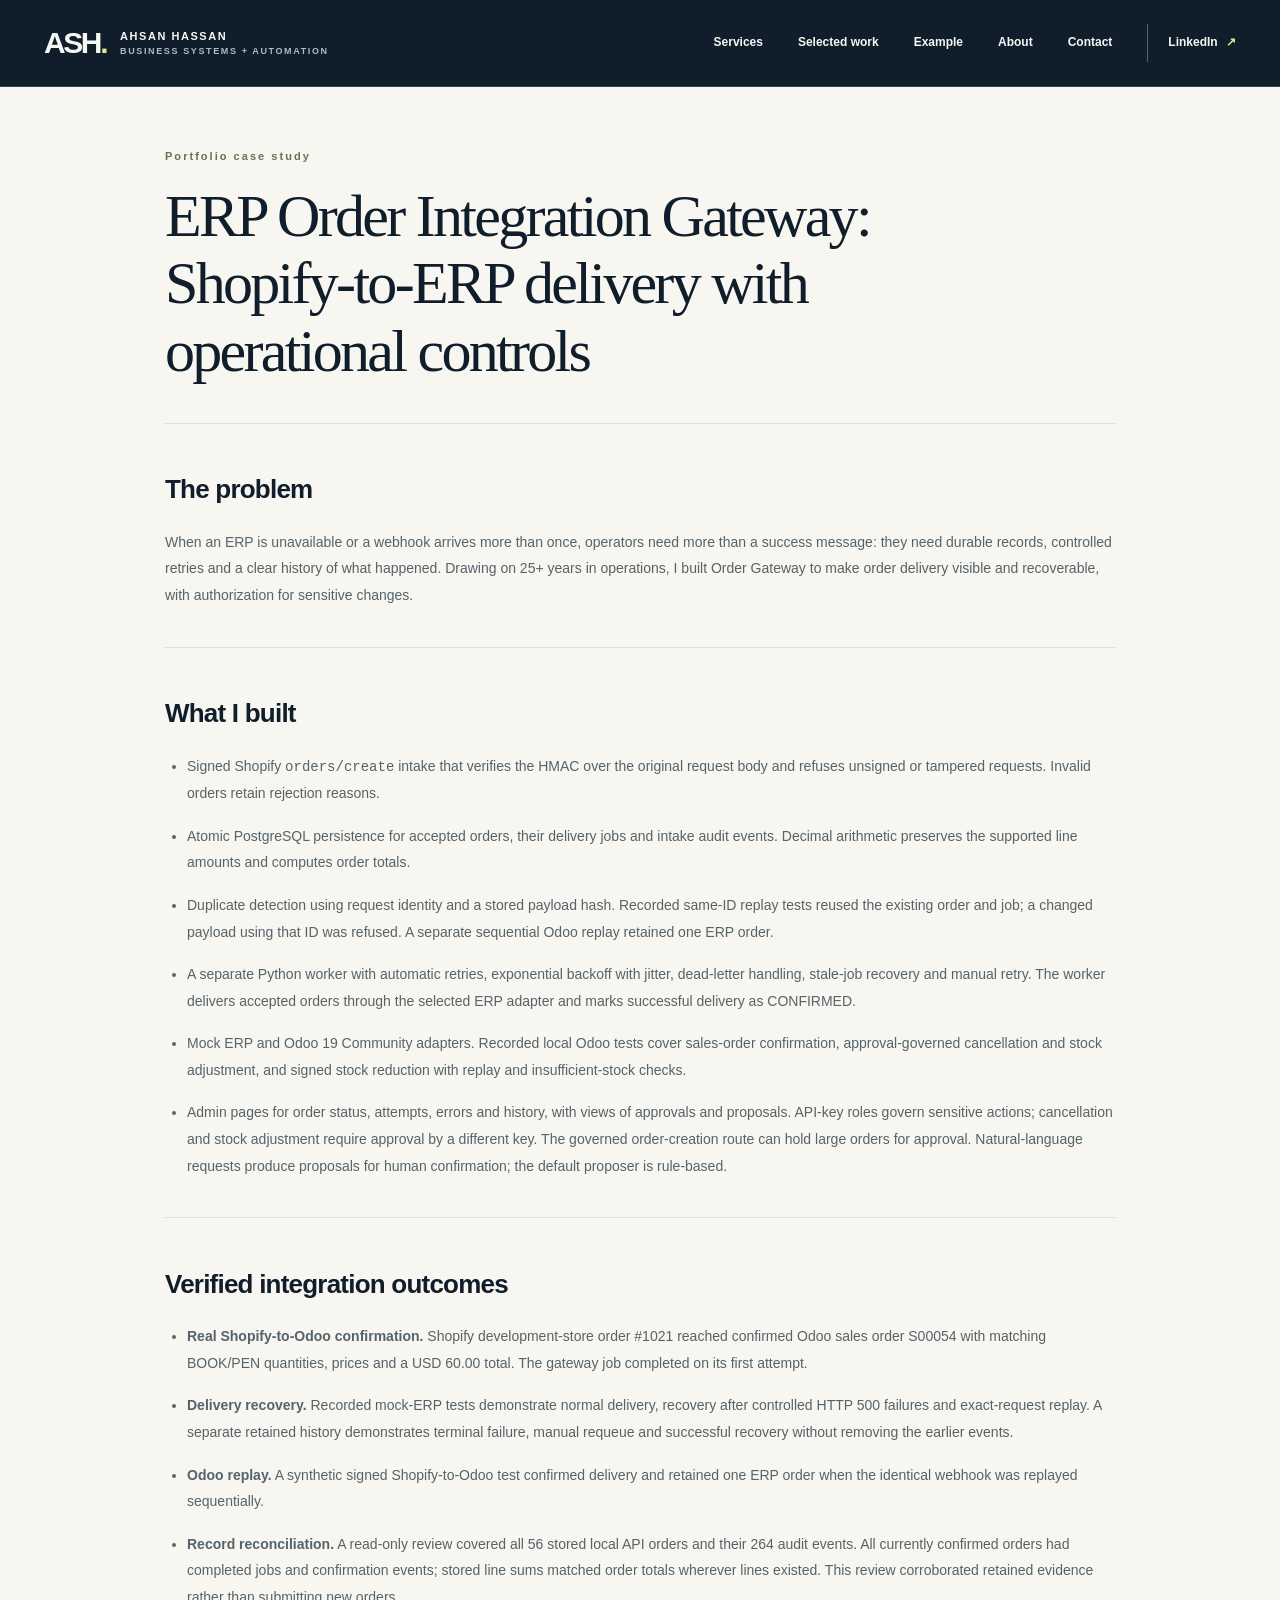
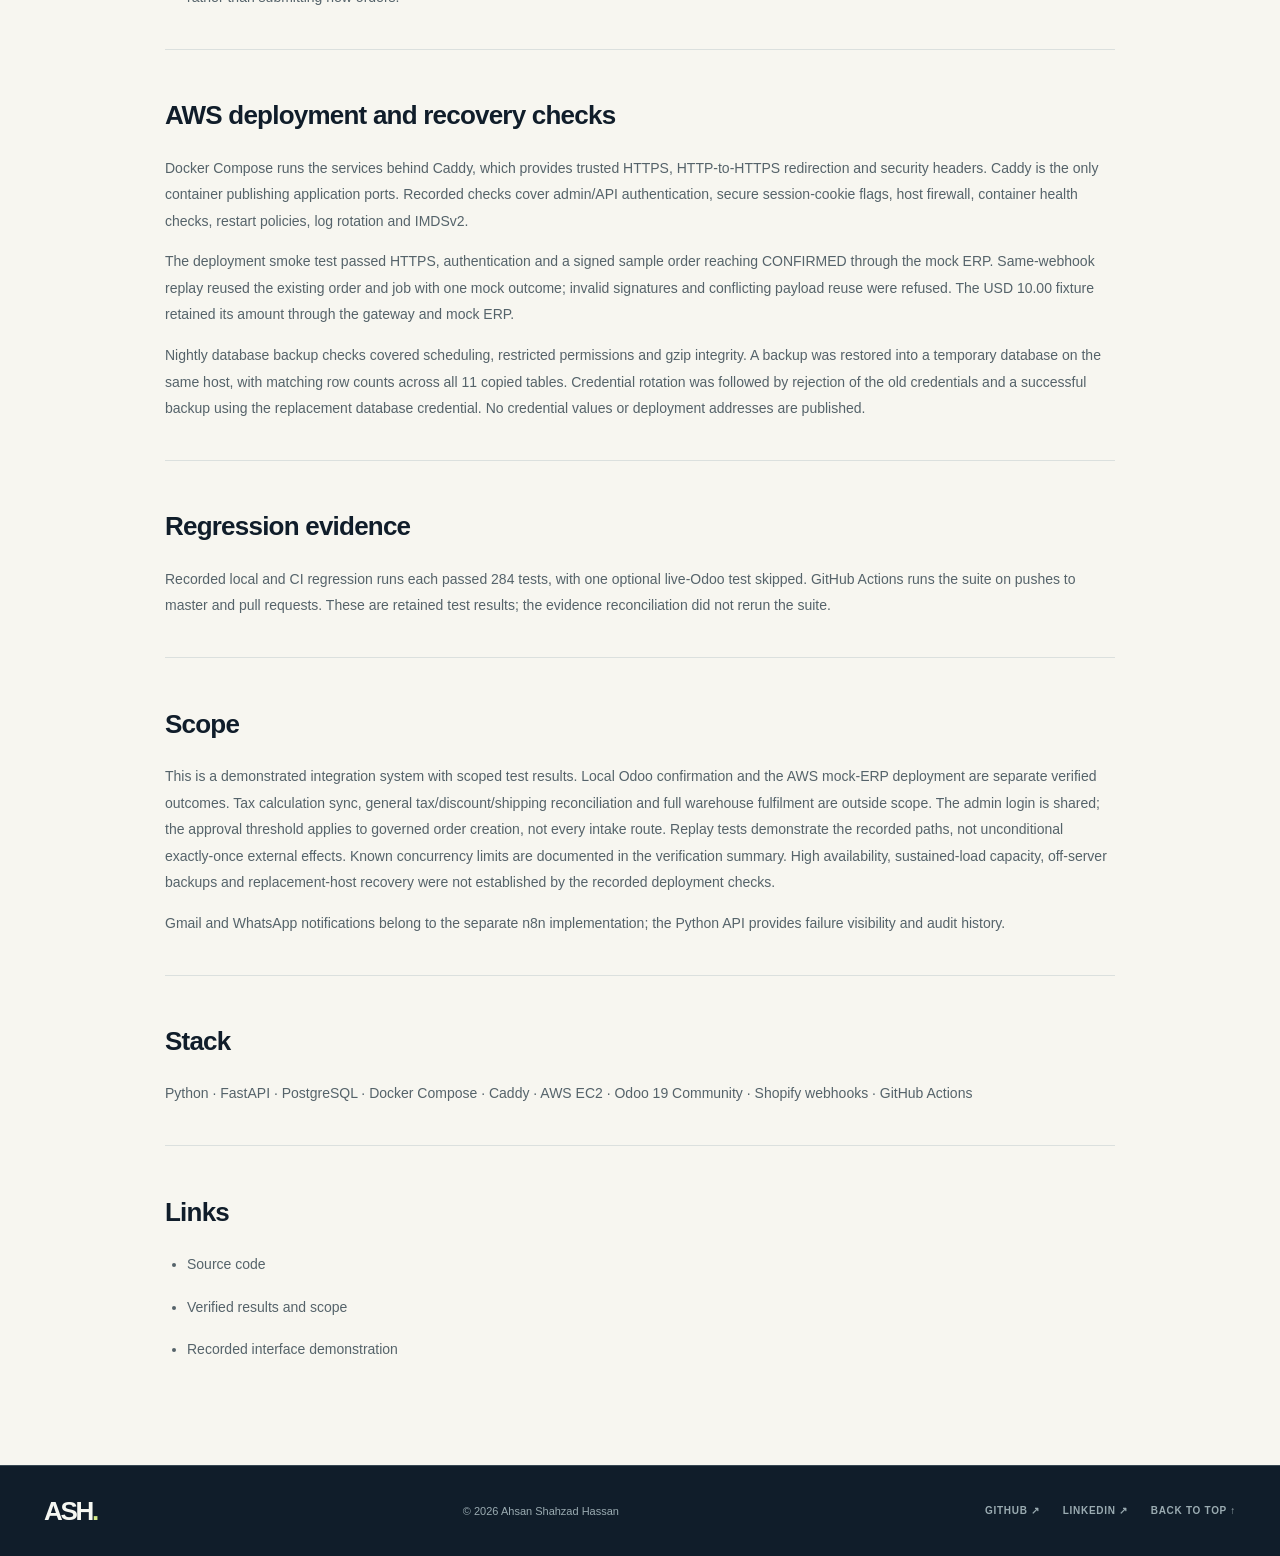
<file: order-gateway.html>
<!doctype html>
<html lang="en">
<head>
  <meta charset="utf-8">
  <meta name="viewport" content="width=device-width, initial-scale=1">
  <meta name="theme-color" content="#101d2a">
  <meta name="description" content="Shopify-to-ERP integration with signed webhooks, durable PostgreSQL delivery, governed actions, verified local Odoo confirmation and AWS deployment checks.">
  <title>ERP Order Integration Gateway | Ahsan Shahzad Hassan</title>
  <link rel="icon" type="image/svg+xml" href="assets/favicon.svg">
  <link rel="stylesheet" href="styles.css">
  <script src="script.js" defer></script>
  <style>
    .order-gateway-case .site-header{position:relative;background:var(--ink)}
    .order-gateway-case .detail-content{max-width:950px;padding-bottom:64px}
    .order-gateway-case .detail-section ul{padding-left:22px;color:#55636a;font-size:14px;line-height:1.9}
    .order-gateway-case .detail-section li+li{margin-top:16px}
    .order-gateway-case .detail-section a{overflow-wrap:anywhere}
    @media(max-width:1050px){.order-gateway-case .header-content{flex-wrap:wrap;padding-block:18px;gap:18px}.order-gateway-case .nav{gap:20px}}
    @media(max-width:760px){.order-gateway-case .header-content{flex-wrap:nowrap;padding-block:0;gap:12px}.order-gateway-case .nav{gap:0}}
  </style>
</head>
<body class="detail-page order-gateway-case">
  <a class="skip-link" href="#main">Skip to content</a>
  <header class="site-header" id="top">
    <div class="container header-content">
      <a class="brand" href="index.html#top" aria-label="Ahsan Shahzad Hassan, home"><span class="brand-mark">ASH<span class="brand-period">.</span></span><span class="brand-label">AHSAN HASSAN <small>BUSINESS SYSTEMS + AUTOMATION</small></span></a>
      <button class="menu-toggle" type="button" aria-expanded="false" aria-controls="primary-navigation" aria-label="Open navigation"><span></span><span></span><span></span></button>
      <nav id="primary-navigation" class="nav" aria-label="Primary navigation">
        <a href="index.html#services">Services</a><a href="index.html#work">Selected work</a><a href="index.html#case-study">Example</a><a href="index.html#about">About</a><a href="index.html#contact">Contact</a>
        <a class="nav-linkedin" href="https://www.linkedin.com/in/ahsan-shahzad-hassan/" target="_blank" rel="noopener noreferrer" aria-label="LinkedIn profile, opens in new tab">LinkedIn <span aria-hidden="true">↗</span></a>
      </nav>
    </div>
  </header>
  <main id="main" class="container detail-content">
    <article aria-labelledby="case-study-title">
<div class="detail-intro"><p class="section-kicker">Portfolio case study</p><h1 id="case-study-title">ERP Order Integration Gateway: Shopify-to-ERP delivery with operational controls</h1></div>
<section class="detail-section" aria-labelledby="the-problem-title"><h2 id="the-problem-title">The problem</h2>
<p>When an ERP is unavailable or a webhook arrives more than once, operators need more than a success message: they need durable records, controlled retries and a clear history of what happened. Drawing on 25+ years in operations, I built Order Gateway to make order delivery visible and recoverable, with authorization for sensitive changes.</p>
</section>
<section class="detail-section" aria-labelledby="what-i-built-title"><h2 id="what-i-built-title">What I built</h2>
<ul><li>Signed Shopify <code>orders/create</code> intake that verifies the HMAC over the original request body and refuses unsigned or tampered requests. Invalid orders retain rejection reasons.</li><li>Atomic PostgreSQL persistence for accepted orders, their delivery jobs and intake audit events. Decimal arithmetic preserves the supported line amounts and computes order totals.</li><li>Duplicate detection using request identity and a stored payload hash. Recorded same-ID replay tests reused the existing order and job; a changed payload using that ID was refused. A separate sequential Odoo replay retained one ERP order.</li><li>A separate Python worker with automatic retries, exponential backoff with jitter, dead-letter handling, stale-job recovery and manual retry. The worker delivers accepted orders through the selected ERP adapter and marks successful delivery as CONFIRMED.</li><li>Mock ERP and Odoo 19 Community adapters. Recorded local Odoo tests cover sales-order confirmation, approval-governed cancellation and stock adjustment, and signed stock reduction with replay and insufficient-stock checks.</li><li>Admin pages for order status, attempts, errors and history, with views of approvals and proposals. API-key roles govern sensitive actions; cancellation and stock adjustment require approval by a different key. The governed order-creation route can hold large orders for approval. Natural-language requests produce proposals for human confirmation; the default proposer is rule-based.</li></ul>
</section>
<section class="detail-section" aria-labelledby="verified-integration-outcomes-title"><h2 id="verified-integration-outcomes-title">Verified integration outcomes</h2>
<ul><li><strong>Real Shopify-to-Odoo confirmation.</strong> Shopify development-store order #1021 reached confirmed Odoo sales order S00054 with matching BOOK/PEN quantities, prices and a USD 60.00 total. The gateway job completed on its first attempt.</li><li><strong>Delivery recovery.</strong> Recorded mock-ERP tests demonstrate normal delivery, recovery after controlled HTTP 500 failures and exact-request replay. A separate retained history demonstrates terminal failure, manual requeue and successful recovery without removing the earlier events.</li><li><strong>Odoo replay.</strong> A synthetic signed Shopify-to-Odoo test confirmed delivery and retained one ERP order when the identical webhook was replayed sequentially.</li><li><strong>Record reconciliation.</strong> A read-only review covered all 56 stored local API orders and their 264 audit events. All currently confirmed orders had completed jobs and confirmation events; stored line sums matched order totals wherever lines existed. This review corroborated retained evidence rather than submitting new orders.</li></ul>
</section>
<section class="detail-section" aria-labelledby="aws-deployment-and-recovery-checks-title"><h2 id="aws-deployment-and-recovery-checks-title">AWS deployment and recovery checks</h2>
<p>Docker Compose runs the services behind Caddy, which provides trusted HTTPS, HTTP-to-HTTPS redirection and security headers. Caddy is the only container publishing application ports. Recorded checks cover admin/API authentication, secure session-cookie flags, host firewall, container health checks, restart policies, log rotation and IMDSv2.</p>
<p>The deployment smoke test passed HTTPS, authentication and a signed sample order reaching CONFIRMED through the mock ERP. Same-webhook replay reused the existing order and job with one mock outcome; invalid signatures and conflicting payload reuse were refused. The USD 10.00 fixture retained its amount through the gateway and mock ERP.</p>
<p>Nightly database backup checks covered scheduling, restricted permissions and gzip integrity. A backup was restored into a temporary database on the same host, with matching row counts across all 11 copied tables. Credential rotation was followed by rejection of the old credentials and a successful backup using the replacement database credential. No credential values or deployment addresses are published.</p>
</section>
<section class="detail-section" aria-labelledby="regression-evidence-title"><h2 id="regression-evidence-title">Regression evidence</h2>
<p>Recorded local and CI regression runs each passed 284 tests, with one optional live-Odoo test skipped. GitHub Actions runs the suite on pushes to master and pull requests. These are retained test results; the evidence reconciliation did not rerun the suite.</p>
</section>
<section class="detail-section" aria-labelledby="scope-title"><h2 id="scope-title">Scope</h2>
<p>This is a demonstrated integration system with scoped test results. Local Odoo confirmation and the AWS mock-ERP deployment are separate verified outcomes. Tax calculation sync, general tax/discount/shipping reconciliation and full warehouse fulfilment are outside scope. The admin login is shared; the approval threshold applies to governed order creation, not every intake route. Replay tests demonstrate the recorded paths, not unconditional exactly-once external effects. Known concurrency limits are documented in the verification summary. High availability, sustained-load capacity, off-server backups and replacement-host recovery were not established by the recorded deployment checks.</p>
<p>Gmail and WhatsApp notifications belong to the separate n8n implementation; the Python API provides failure visibility and audit history.</p>
</section>
<section class="detail-section" aria-labelledby="stack-title"><h2 id="stack-title">Stack</h2>
<p>Python · FastAPI · PostgreSQL · Docker Compose · Caddy · AWS EC2 · Odoo 19 Community · Shopify webhooks · GitHub Actions</p>
</section>
<section class="detail-section" aria-labelledby="links-title"><h2 id="links-title">Links</h2>
<ul><li><a href="https://github.com/mediads786/order-gateway" target="_blank" rel="noopener noreferrer">Source code</a></li><li><a href="https://github.com/mediads786/order-gateway/blob/master/docs/verification-summary.md" target="_blank" rel="noopener noreferrer">Verified results and scope</a></li><li><a href="projects/order-gateway-api.html">Recorded interface demonstration</a></li></ul>
</section>

    </article>
  </main>
  <footer class="site-footer"><div class="container footer-content"><a class="footer-brand" href="index.html#top">ASH<span>.</span></a><span>© <span id="year">2026</span> Ahsan Shahzad Hassan</span><div><a href="https://github.com/mediads786" target="_blank" rel="noopener noreferrer">GITHUB ↗</a><a href="https://www.linkedin.com/in/ahsan-shahzad-hassan/" target="_blank" rel="noopener noreferrer">LINKEDIN ↗</a><a href="#top">BACK TO TOP ↑</a></div></div></footer>
</body>
</html>
</file>
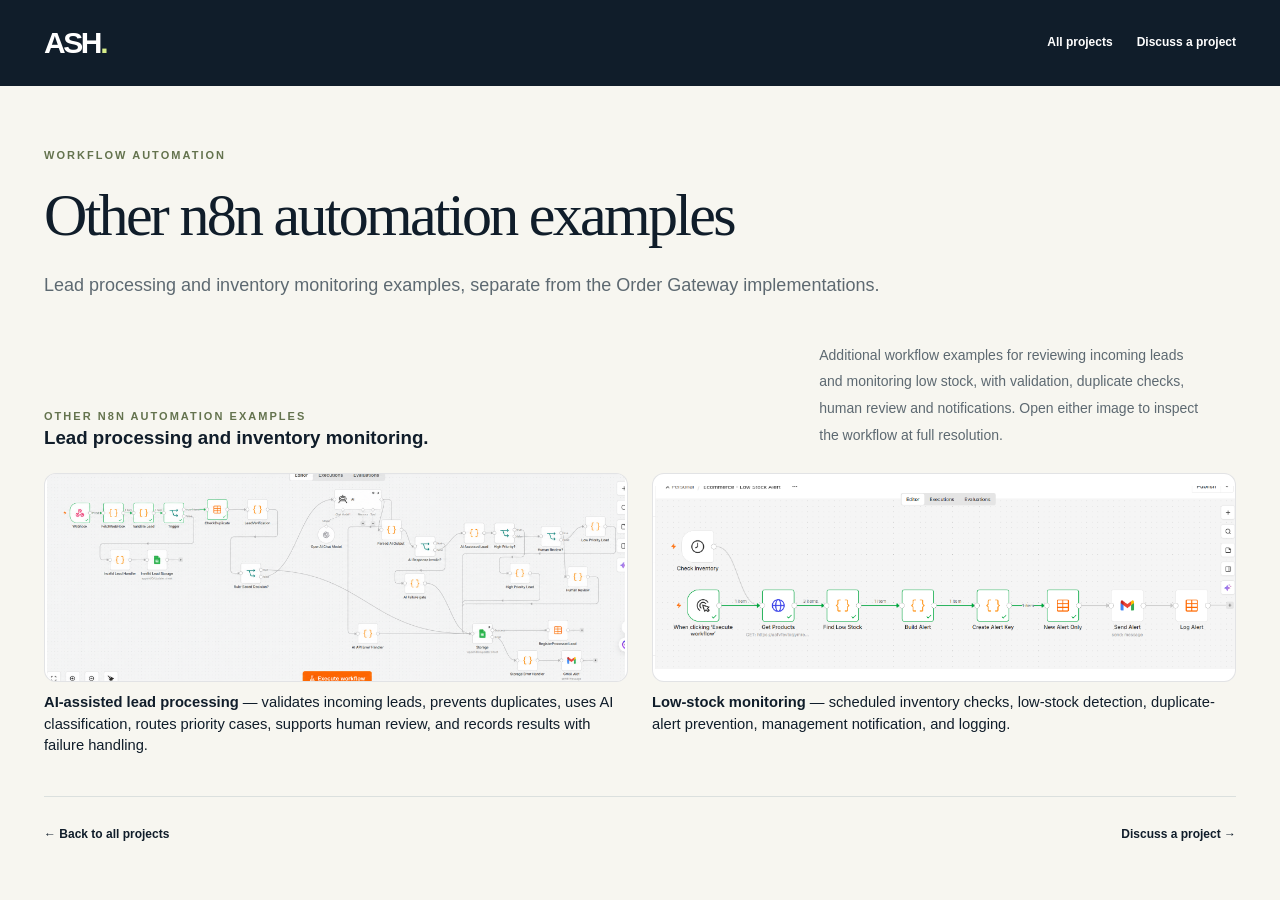
<file: projects/automation-examples.html>
<!doctype html>
<html lang="en"><head><meta charset="utf-8"><meta name="viewport" content="width=device-width,initial-scale=1"><meta name="theme-color" content="#101d2a"><meta name="description" content="Lead processing and inventory monitoring examples, separate from the Order Gateway implementations."><title>Other n8n automation examples | Ahsan Hassan</title><link rel="icon" href="../assets/favicon.svg" type="image/svg+xml"><link rel="stylesheet" href="../styles.css"></head>
<body class="detail-page"><a class="skip-link" href="#main">Skip to content</a><header class="detail-header"><div class="container header-content"><a class="brand" href="../index.html#work" aria-label="Ahsan Hassan portfolio"><span class="brand-mark">ASH<span class="brand-period">.</span></span></a><nav aria-label="Project navigation"><a href="../index.html#work">All projects</a><a href="../index.html#contact">Discuss a project</a></nav></div></header>
<main id="main" class="container detail-content"><div class="detail-intro"><p class="section-kicker">WORKFLOW AUTOMATION</p><h1>Other n8n automation examples</h1><p class="detail-lead">Lead processing and inventory monitoring examples, separate from the Order Gateway implementations.</p></div>        <div class="automation-proof" style="margin-top:2.5rem;">
          <div class="section-heading" style="margin-bottom:1.25rem;">
            <div>
              <p class="section-kicker">OTHER N8N AUTOMATION EXAMPLES</p>
              <h3 style="margin:0;">Lead processing and inventory monitoring.</h3>
            </div>
            <p class="section-intro">Additional workflow examples for reviewing incoming leads and monitoring low stock, with validation, duplicate checks, human review and notifications. Open either image to inspect the workflow at full resolution.</p>
          </div>

          <div class="automation-gallery">
            <figure style="margin:0;">
              <a class="automation-image" href="../assets/n8n-ai-lead-processing-clean.png" target="_blank" rel="noopener noreferrer" aria-label="Open AI-assisted lead processing workflow at full resolution in a new tab">
                <img src="../assets/n8n-ai-lead-processing-clean.png" alt="n8n AI-assisted lead processing workflow with validation, duplicate checking, AI assessment, priority routing, human review, storage and notifications" loading="lazy">
              </a>
              <figcaption style="margin-top:.65rem;font-size:.92rem;line-height:1.45;"><strong>AI-assisted lead processing</strong> — validates incoming leads, prevents duplicates, uses AI classification, routes priority cases, supports human review, and records results with failure handling.</figcaption>
            </figure>

            <figure style="margin:0;">
              <a class="automation-image" href="../assets/n8n-low-stock-alert-clean.png" target="_blank" rel="noopener noreferrer" aria-label="Open low-stock monitoring workflow at full resolution in a new tab">
                <img src="../assets/n8n-low-stock-alert-clean.png" alt="n8n ecommerce low-stock monitoring workflow with duplicate alert prevention, email notification and logging" loading="lazy">
              </a>
              <figcaption style="margin-top:.65rem;font-size:.92rem;line-height:1.45;"><strong>Low-stock monitoring</strong> — scheduled inventory checks, low-stock detection, duplicate-alert prevention, management notification, and logging.</figcaption>
            </figure>
          </div>
        </div>

</main><footer class="detail-footer container"><a href="../index.html#work">← Back to all projects</a><a href="../index.html#contact">Discuss a project →</a></footer></body></html>
</file>
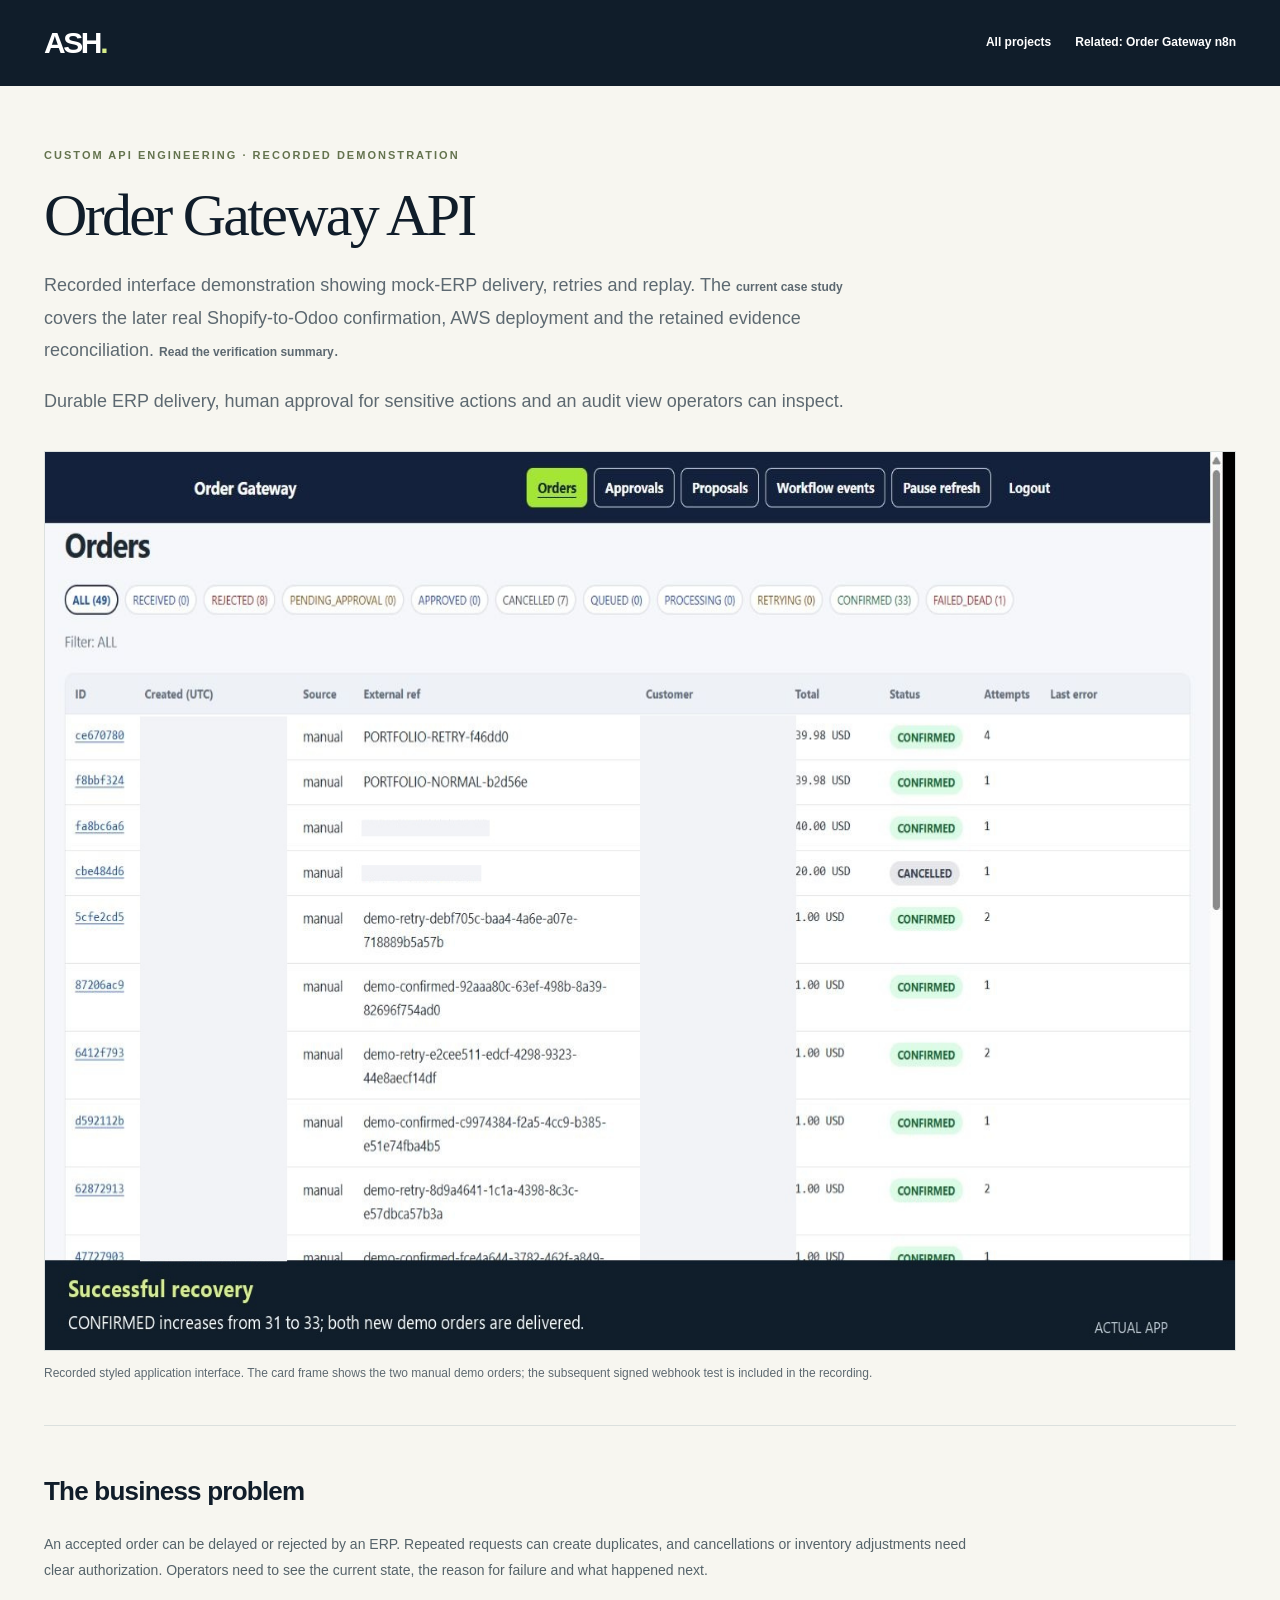
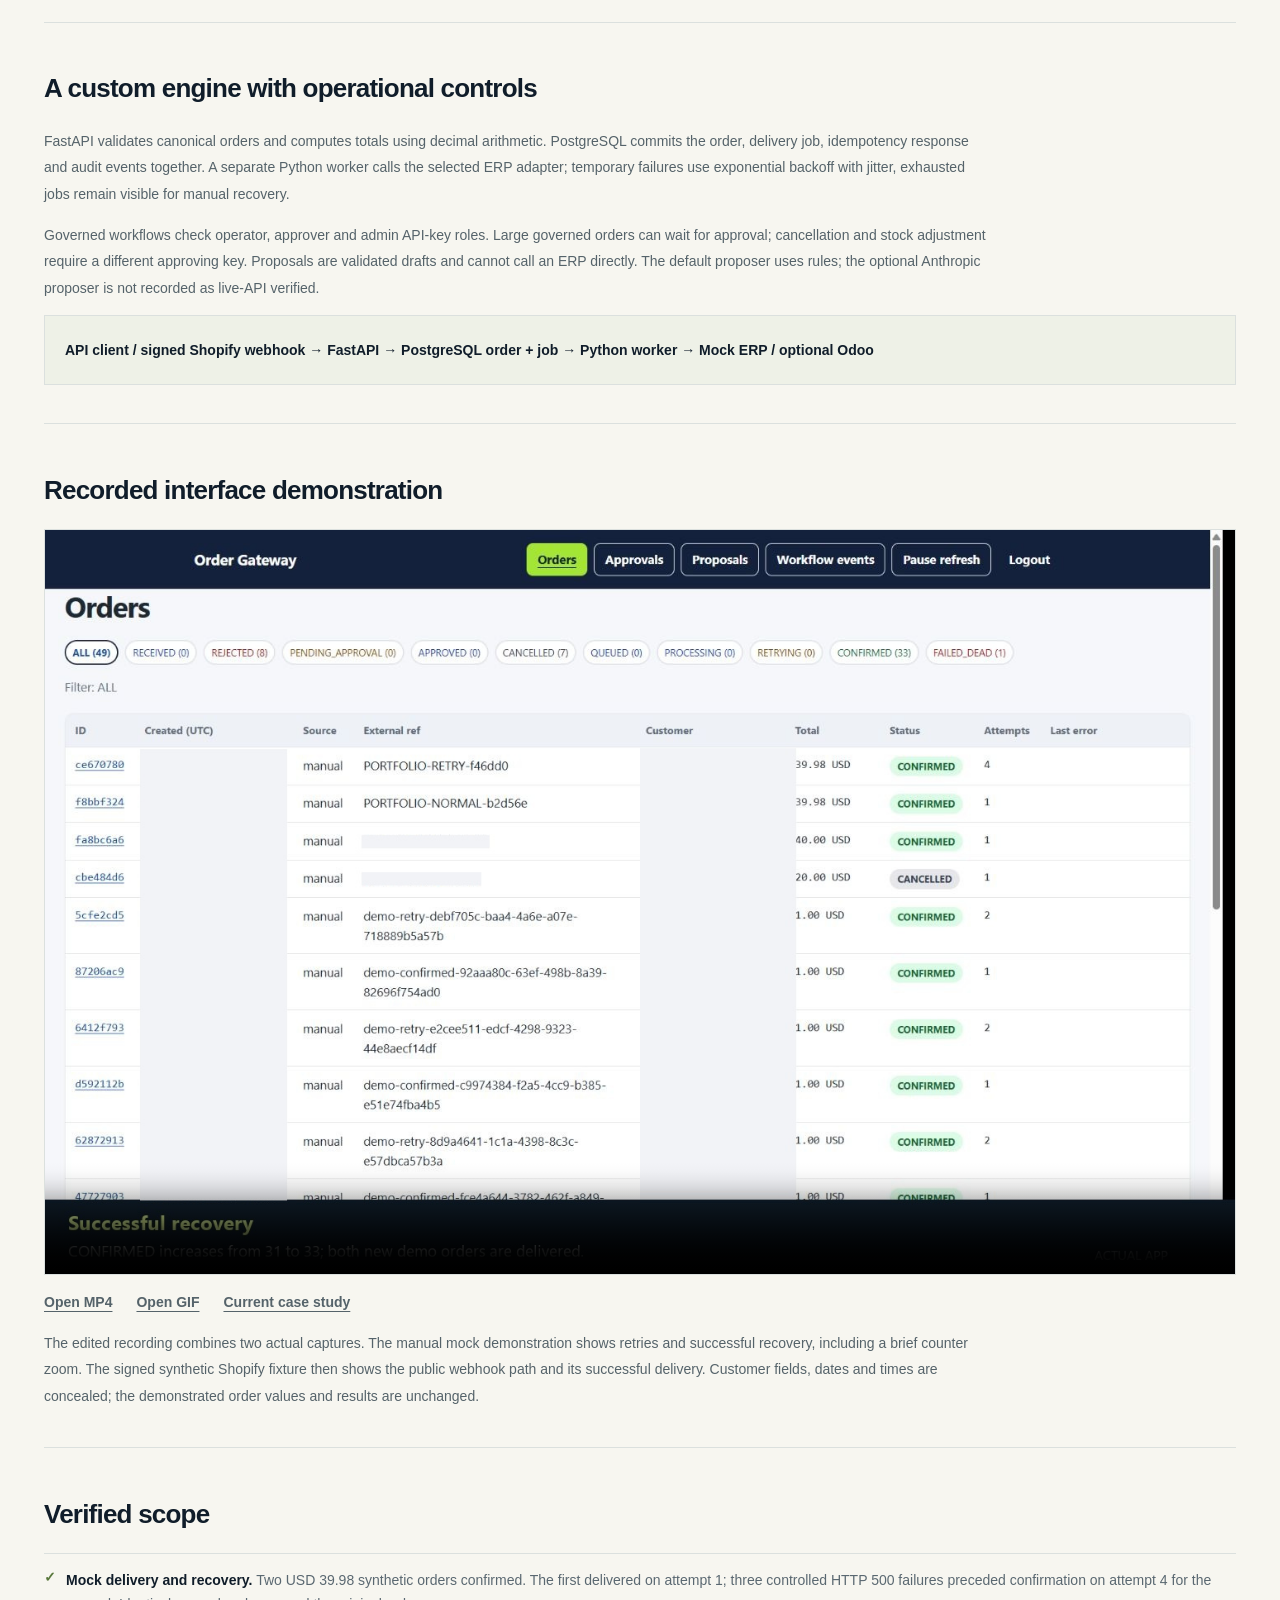
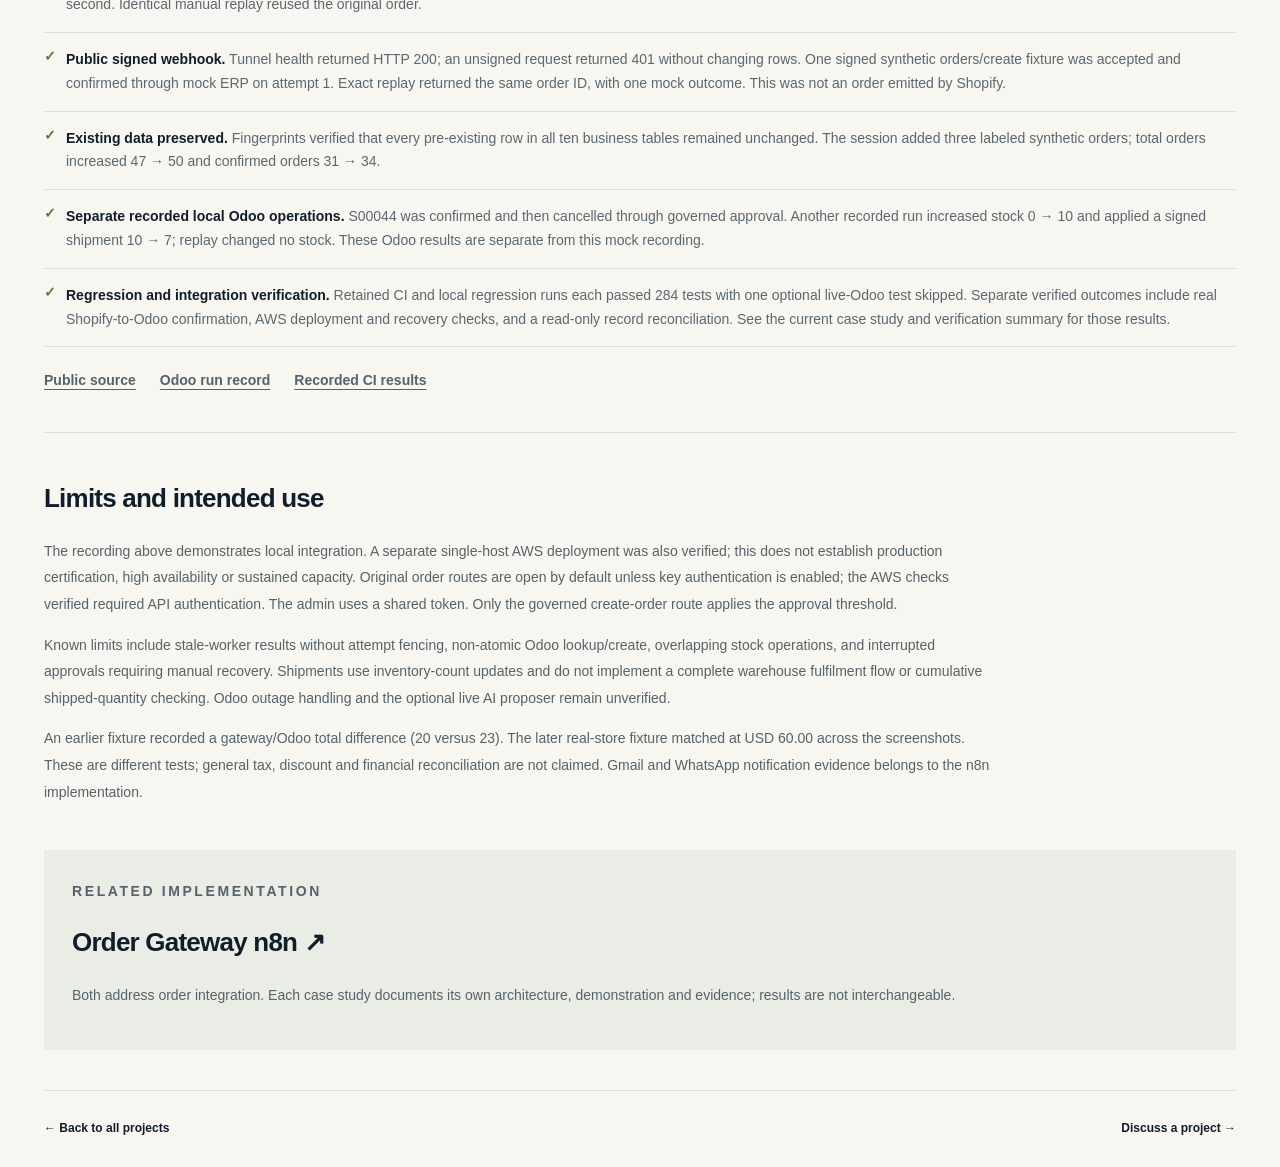
<file: projects/order-gateway-api.html>
<!doctype html>
<html lang="en"><head><meta charset="utf-8"><meta name="viewport" content="width=device-width,initial-scale=1"><meta name="theme-color" content="#101d2a"><meta name="description" content="Durable ERP delivery, human approval for sensitive actions and an audit view operators can inspect."><title>Order Gateway API | Ahsan Hassan</title><link rel="icon" href="../assets/favicon.svg" type="image/svg+xml"><link rel="stylesheet" href="../styles.css"></head>
<body class="detail-page"><a class="skip-link" href="#main">Skip to content</a><header class="detail-header"><div class="container header-content"><a class="brand" href="../index.html#work" aria-label="Ahsan Hassan portfolio"><span class="brand-mark">ASH<span class="brand-period">.</span></span></a><nav aria-label="Case study navigation"><a href="../index.html#work">All projects</a><a href="order-gateway-n8n.html">Related: Order Gateway n8n</a></nav></div></header>
<main id="main" class="container detail-content"><div class="detail-intro"><p class="section-kicker">CUSTOM API ENGINEERING · RECORDED DEMONSTRATION</p><h1>Order Gateway API</h1><p class="detail-lead">Recorded interface demonstration showing mock-ERP delivery, retries and replay. The <a class="text-link" href="../order-gateway.html">current case study</a> covers the later real Shopify-to-Odoo confirmation, AWS deployment and the retained evidence reconciliation. <a class="text-link" href="https://github.com/mediads786/order-gateway/blob/master/docs/verification-summary.md">Read the verification summary</a>.</p><p class="detail-lead">Durable ERP delivery, human approval for sensitive actions and an audit view operators can inspect.</p></div><figure class="detail-media"><a href="../assets/order-gateway-api-card.jpg" target="_blank" rel="noopener noreferrer"><img src="../assets/order-gateway-api-card.jpg" width="1440" height="900" alt="Actual styled API interface and confirmed synthetic mock deliveries, with customer information concealed."></a><figcaption>Recorded styled application interface. The card frame shows the two manual demo orders; the subsequent signed webhook test is included in the recording.</figcaption></figure>
<section class="detail-section"><h2>The business problem</h2><p>An accepted order can be delayed or rejected by an ERP. Repeated requests can create duplicates, and cancellations or inventory adjustments need clear authorization. Operators need to see the current state, the reason for failure and what happened next.</p></section>
<section class="detail-section"><h2>A custom engine with operational controls</h2><p>FastAPI validates canonical orders and computes totals using decimal arithmetic. PostgreSQL commits the order, delivery job, idempotency response and audit events together. A separate Python worker calls the selected ERP adapter; temporary failures use exponential backoff with jitter, exhausted jobs remain visible for manual recovery.</p><p>Governed workflows check operator, approver and admin API-key roles. Large governed orders can wait for approval; cancellation and stock adjustment require a different approving key. Proposals are validated drafts and cannot call an ERP directly. The default proposer uses rules; the optional Anthropic proposer is not recorded as live-API verified.</p><div class="architecture-path" aria-label="API architecture">API client / signed Shopify webhook → FastAPI → PostgreSQL order + job → Python worker → Mock ERP / optional Odoo</div></section>
<section class="detail-section"><h2>Recorded interface demonstration</h2><video controls playsinline preload="none" poster="../assets/order-gateway-api-card.jpg" aria-label="Recorded Order Gateway API demonstration"><source src="../assets/order-gateway-api-current-demo.mp4" type="video/mp4">Your browser does not support this video. Use the download links below.</video><p class="media-links"><a href="../assets/order-gateway-api-current-demo.mp4">Open MP4</a><a href="../assets/order-gateway-api-current-demo.gif">Open GIF</a><a href="../order-gateway.html">Current case study</a></p><p>The edited recording combines two actual captures. The manual mock demonstration shows retries and successful recovery, including a brief counter zoom. The signed synthetic Shopify fixture then shows the public webhook path and its successful delivery. Customer fields, dates and times are concealed; the demonstrated order values and results are unchanged.</p></section>
<section class="detail-section"><h2>Verified scope</h2><ul class="project-evidence"><li><strong>Mock delivery and recovery.</strong> Two USD 39.98 synthetic orders confirmed. The first delivered on attempt 1; three controlled HTTP 500 failures preceded confirmation on attempt 4 for the second. Identical manual replay reused the original order.</li><li><strong>Public signed webhook.</strong> Tunnel health returned HTTP 200; an unsigned request returned 401 without changing rows. One signed synthetic orders/create fixture was accepted and confirmed through mock ERP on attempt 1. Exact replay returned the same order ID, with one mock outcome. This was not an order emitted by Shopify.</li><li><strong>Existing data preserved.</strong> Fingerprints verified that every pre-existing row in all ten business tables remained unchanged. The session added three labeled synthetic orders; total orders increased 47 → 50 and confirmed orders 31 → 34.</li><li><strong>Separate recorded local Odoo operations.</strong> S00044 was confirmed and then cancelled through governed approval. Another recorded run increased stock 0 → 10 and applied a signed shipment 10 → 7; replay changed no stock. These Odoo results are separate from this mock recording.</li><li><strong>Regression and integration verification.</strong> Retained CI and local regression runs each passed 284 tests with one optional live-Odoo test skipped. Separate verified outcomes include real Shopify-to-Odoo confirmation, AWS deployment and recovery checks, and a read-only record reconciliation. See the <a href="../order-gateway.html">current case study</a> and <a href="https://github.com/mediads786/order-gateway/blob/master/docs/verification-summary.md">verification summary</a> for those results.</li></ul><p class="media-links"><a href="https://github.com/mediads786/order-gateway" target="_blank" rel="noopener noreferrer">Public source</a><a href="https://github.com/mediads786/order-gateway/blob/master/docs/odoo-e2e-run.md" target="_blank" rel="noopener noreferrer">Odoo run record</a><a href="https://github.com/mediads786/order-gateway/actions/runs/38121841837" target="_blank" rel="noopener noreferrer">Recorded CI results</a></p></section>
<section class="detail-section"><h2>Limits and intended use</h2><p>The recording above demonstrates local integration. A separate single-host AWS deployment was also verified; this does not establish production certification, high availability or sustained capacity. Original order routes are open by default unless key authentication is enabled; the AWS checks verified required API authentication. The admin uses a shared token. Only the governed create-order route applies the approval threshold.</p><p>Known limits include stale-worker results without attempt fencing, non-atomic Odoo lookup/create, overlapping stock operations, and interrupted approvals requiring manual recovery. Shipments use inventory-count updates and do not implement a complete warehouse fulfilment flow or cumulative shipped-quantity checking. Odoo outage handling and the optional live AI proposer remain unverified.</p><p>An earlier fixture recorded a gateway/Odoo total difference (20 versus 23). The later real-store fixture matched at USD 60.00 across the screenshots. These are different tests; general tax, discount and financial reconciliation are not claimed. Gmail and WhatsApp notification evidence belongs to the n8n implementation.</p></section>
<aside class="related-case"><p class="section-kicker">RELATED IMPLEMENTATION</p><h2><a href="order-gateway-n8n.html">Order Gateway n8n ↗</a></h2><p>Both address order integration. Each case study documents its own architecture, demonstration and evidence; results are not interchangeable.</p></aside></main><footer class="detail-footer container"><a href="../index.html#work">← Back to all projects</a><a href="../index.html#contact">Discuss a project →</a></footer></body></html>
</file>
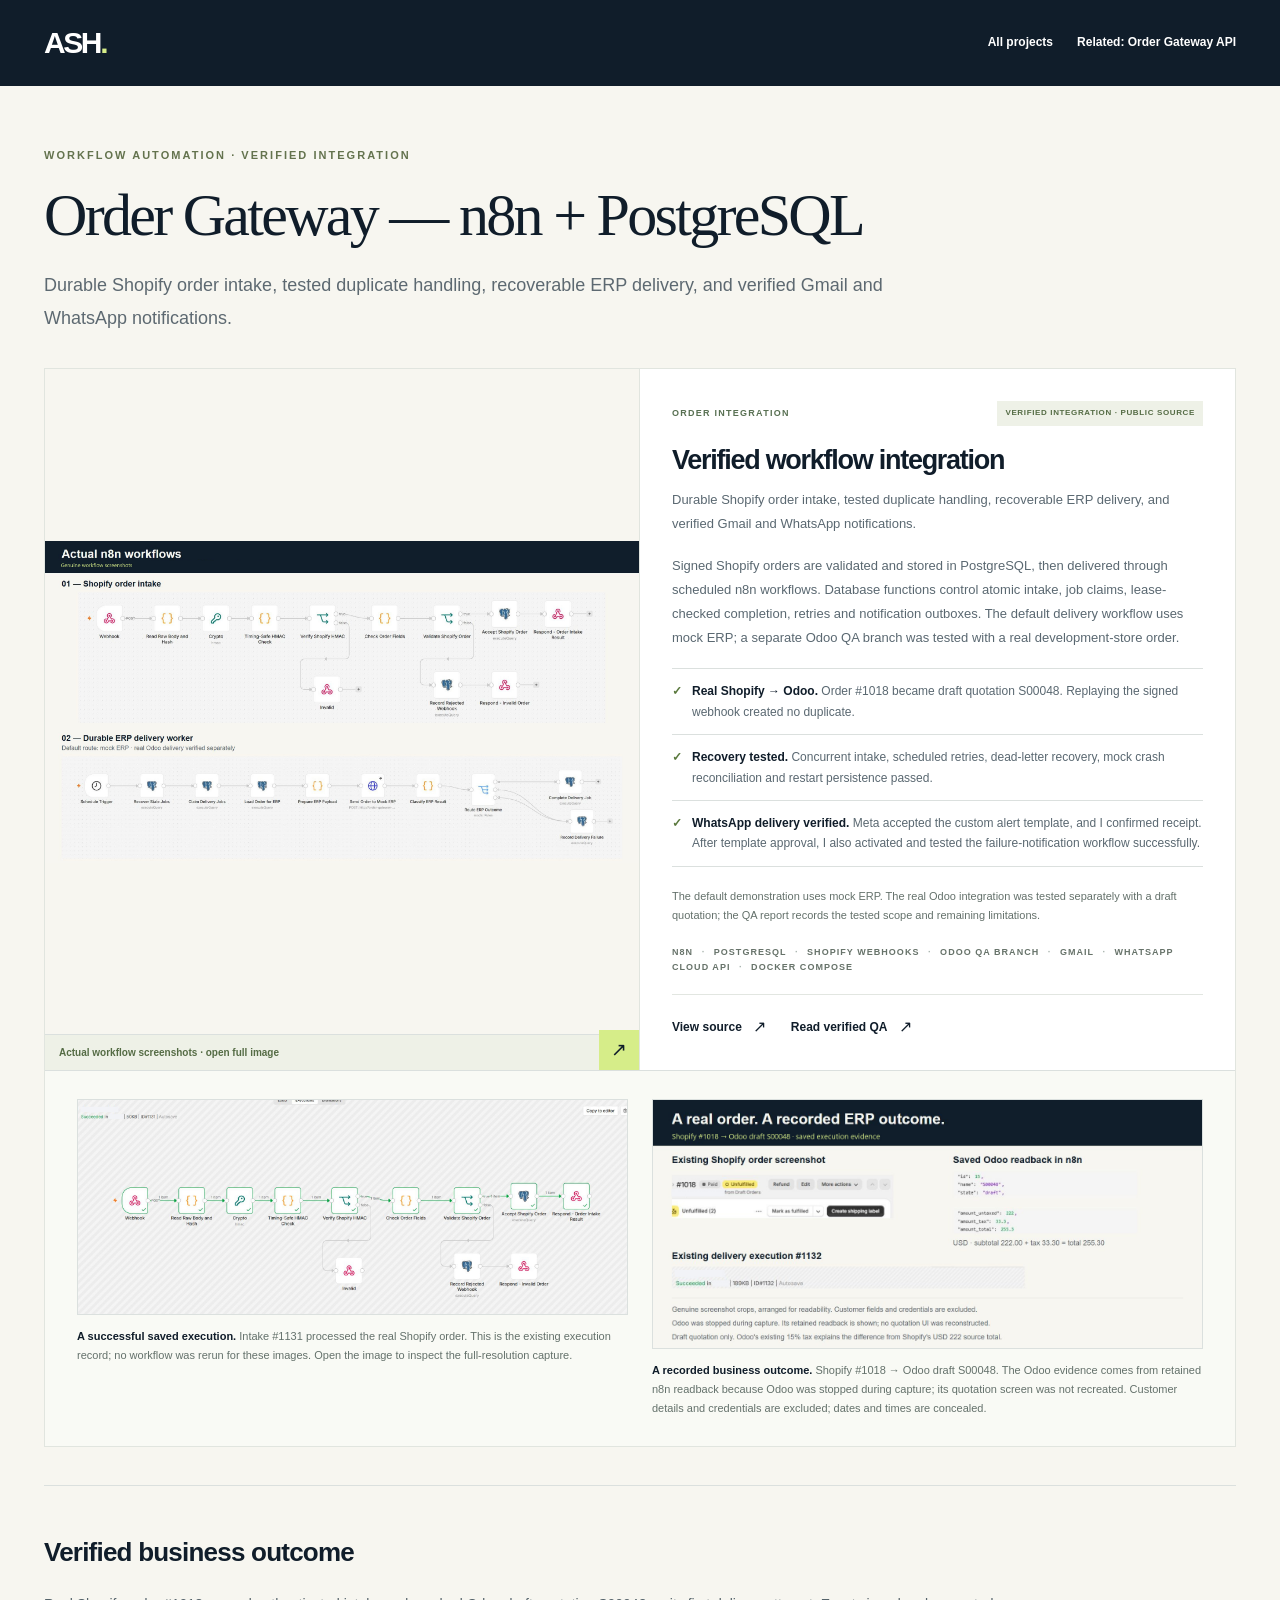
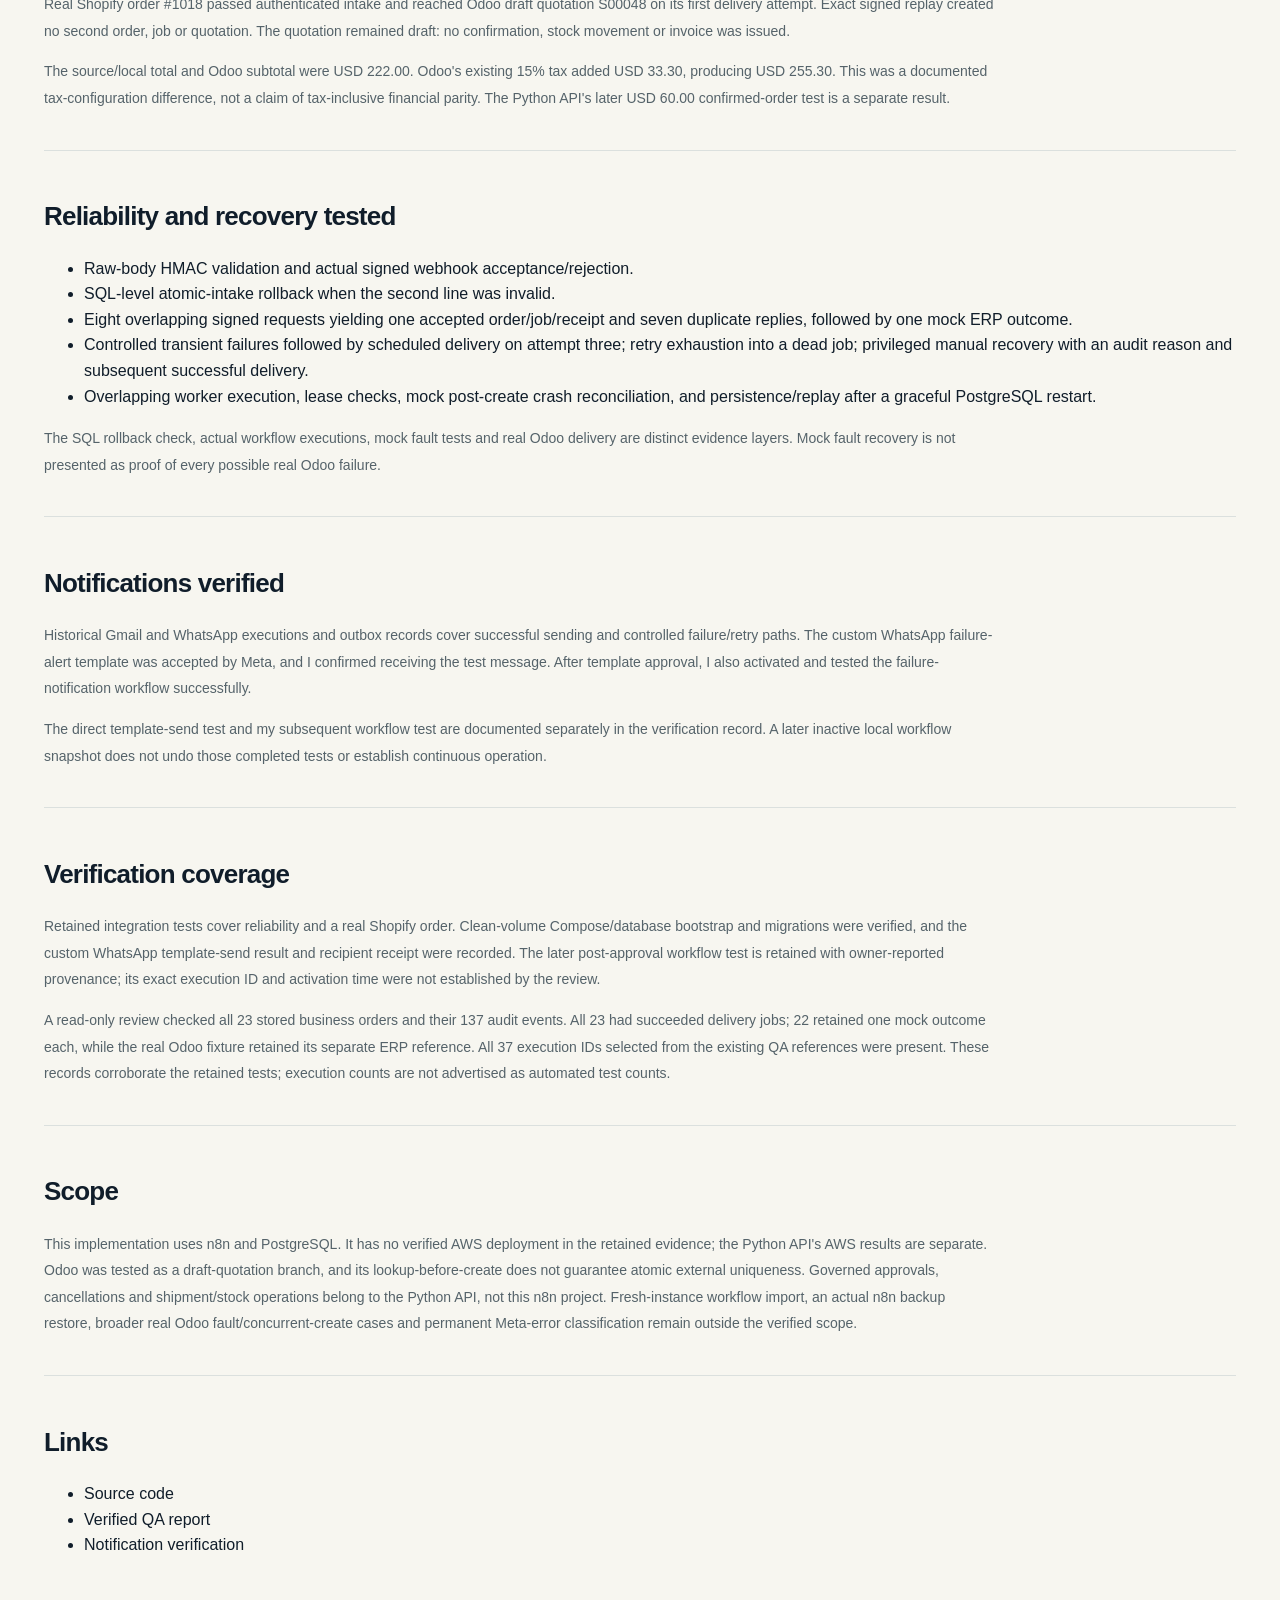
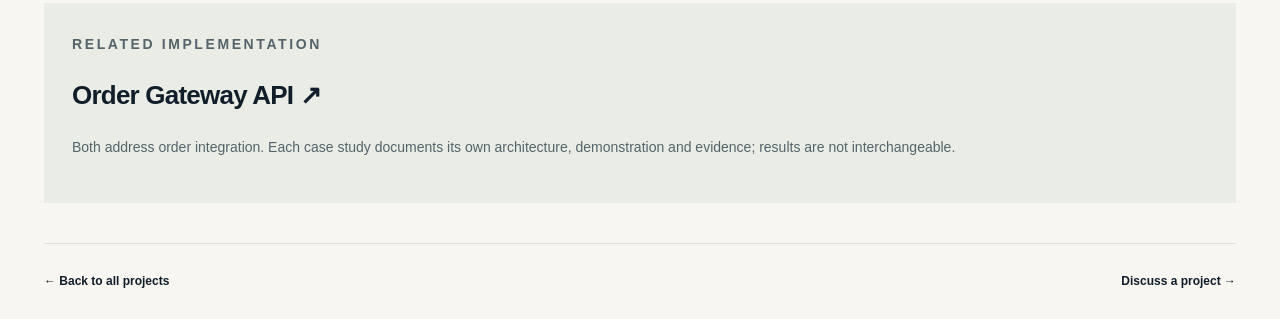
<file: projects/order-gateway-n8n.html>
<!doctype html>
<html lang="en"><head><meta charset="utf-8"><meta name="viewport" content="width=device-width,initial-scale=1"><meta name="theme-color" content="#101d2a"><meta name="description" content="Shopify order workflows with durable PostgreSQL intake, tested duplicate handling and recovery, a verified Odoo draft integration, and Gmail and WhatsApp notifications."><title>Order Gateway — n8n + PostgreSQL | Ahsan Hassan</title><link rel="icon" href="../assets/favicon.svg" type="image/svg+xml"><link rel="stylesheet" href="../styles.css"></head>
<body class="detail-page"><a class="skip-link" href="#main">Skip to content</a><header class="detail-header"><div class="container header-content"><a class="brand" href="../index.html#work" aria-label="Ahsan Hassan portfolio"><span class="brand-mark">ASH<span class="brand-period">.</span></span></a><nav aria-label="Case study navigation"><a href="../index.html#work">All projects</a><a href="../order-gateway.html">Related: Order Gateway API</a></nav></div></header>
<main id="main" class="container detail-content"><div class="detail-intro"><p class="section-kicker">WORKFLOW AUTOMATION · VERIFIED INTEGRATION</p><h1>Order Gateway — n8n + PostgreSQL</h1><p class="detail-lead">Durable Shopify order intake, tested duplicate handling, recoverable ERP delivery, and verified Gmail and WhatsApp notifications.</p></div><article class="project-card order-gateway-card" id="workflow-evidence" aria-labelledby="order-gateway-title">
            <a class="project-image order-gateway-image" href="../assets/order-gateway-n8n-workflows.jpg" target="_blank" rel="noopener noreferrer" aria-label="Open genuine Order Gateway n8n workflow screenshots at full resolution in a new tab"><img src="../assets/order-gateway-n8n-workflows.jpg" alt="Genuine screenshots of the existing Shopify order-intake and ERP delivery workflows in n8n. The delivery worker uses mock ERP by default." loading="lazy" width="2140" height="1160"><span class="evidence-image-caption">Actual workflow screenshots · open full image</span><span class="image-corner" aria-hidden="true">↗</span></a>
            <div class="project-content">
              <div class="project-meta"><span>ORDER INTEGRATION</span><span class="project-tag">VERIFIED INTEGRATION · PUBLIC SOURCE</span></div>
              <h2 id="order-gateway-title">Verified workflow integration</h2>
              <p>Durable Shopify order intake, tested duplicate handling, recoverable ERP delivery, and verified Gmail and WhatsApp notifications.</p>
              <p>Signed Shopify orders are validated and stored in PostgreSQL, then delivered through scheduled n8n workflows. Database functions control atomic intake, job claims, lease-checked completion, retries and notification outboxes. The default delivery workflow uses mock ERP; a separate Odoo QA branch was tested with a real development-store order.</p>
              <ul class="project-evidence" aria-label="Verified integration evidence">
                <li><strong>Real Shopify → Odoo.</strong> Order #1018 became draft quotation S00048. Replaying the signed webhook created no duplicate.</li>
                <li><strong>Recovery tested.</strong> Concurrent intake, scheduled retries, dead-letter recovery, mock crash reconciliation and restart persistence passed.</li>
                <li><strong>WhatsApp delivery verified.</strong> Meta accepted the custom alert template, and I confirmed receipt. After template approval, I also activated and tested the failure-notification workflow successfully.</li>
              </ul>
              <p class="project-scope">The default demonstration uses mock ERP. The real Odoo integration was tested separately with a draft quotation; the QA report records the tested scope and remaining limitations.</p>
              <div class="project-stack">N8N <span>·</span> POSTGRESQL <span>·</span> SHOPIFY WEBHOOKS <span>·</span> ODOO QA BRANCH <span>·</span> GMAIL <span>·</span> WHATSAPP CLOUD API <span>·</span> DOCKER COMPOSE</div>
              <div class="project-links"><a href="https://github.com/mediads786/order-gateway-n8n" target="_blank" rel="noopener noreferrer">View source <span aria-hidden="true">↗</span></a><a href="https://github.com/mediads786/order-gateway-n8n/blob/main/docs/QA-TEST-REPORT.md" target="_blank" rel="noopener noreferrer">Read verified QA <span aria-hidden="true">↗</span></a></div>
            </div>
            <div class="order-gateway-evidence" aria-label="Genuine retained project evidence">
              <figure>
                <a class="evidence-link" href="../assets/order-gateway-n8n-execution-1131.jpg" target="_blank" rel="noopener noreferrer" aria-label="Open genuine successful intake execution 1131 at full resolution in a new tab"><img src="../assets/order-gateway-n8n-execution-1131.jpg" width="1850" height="720" alt="Actual successful saved n8n execution 1131, with the authenticated Shopify intake path highlighted green." loading="lazy"></a>
                <figcaption><strong>A successful saved execution.</strong> Intake #1131 processed the real Shopify order. This is the existing execution record; no workflow was rerun for these images. Open the image to inspect the full-resolution capture.</figcaption>
              </figure>
              <figure>
                <a class="evidence-link" href="../assets/order-gateway-n8n-outcome.jpg" target="_blank" rel="noopener noreferrer" aria-label="Open genuine Shopify and saved Odoo outcome evidence at full resolution in a new tab"><img src="../assets/order-gateway-n8n-outcome.jpg" width="1400" height="630" alt="Existing Shopify order 1018 screenshot paired with genuine Odoo readback crops from successful n8n execution 1132, showing draft quotation S00048 and its amounts." loading="lazy"></a>
                <figcaption><strong>A recorded business outcome.</strong> Shopify #1018 → Odoo draft S00048. The Odoo evidence comes from retained n8n readback because Odoo was stopped during capture; its quotation screen was not recreated. Customer details and credentials are excluded; dates and times are concealed.</figcaption>
              </figure>
            </div>
          </article>
<section class="detail-section" aria-labelledby="verified-business-outcome-title"><h2 id="verified-business-outcome-title">Verified business outcome</h2>
<p>Real Shopify order #1018 passed authenticated intake and reached Odoo draft quotation S00048 on its first delivery attempt. Exact signed replay created no second order, job or quotation. The quotation remained draft: no confirmation, stock movement or invoice was issued.</p>
<p>The source/local total and Odoo subtotal were USD 222.00. Odoo's existing 15% tax added USD 33.30, producing USD 255.30. This was a documented tax-configuration difference, not a claim of tax-inclusive financial parity. The Python API's later USD 60.00 confirmed-order test is a separate result.</p>
</section>
<section class="detail-section" aria-labelledby="reliability-and-recovery-tested-title"><h2 id="reliability-and-recovery-tested-title">Reliability and recovery tested</h2>
<ul><li>Raw-body HMAC validation and actual signed webhook acceptance/rejection.</li><li>SQL-level atomic-intake rollback when the second line was invalid.</li><li>Eight overlapping signed requests yielding one accepted order/job/receipt and seven duplicate replies, followed by one mock ERP outcome.</li><li>Controlled transient failures followed by scheduled delivery on attempt three; retry exhaustion into a dead job; privileged manual recovery with an audit reason and subsequent successful delivery.</li><li>Overlapping worker execution, lease checks, mock post-create crash reconciliation, and persistence/replay after a graceful PostgreSQL restart.</li></ul>
<p>The SQL rollback check, actual workflow executions, mock fault tests and real Odoo delivery are distinct evidence layers. Mock fault recovery is not presented as proof of every possible real Odoo failure.</p>
</section>
<section class="detail-section" aria-labelledby="notifications-verified-title"><h2 id="notifications-verified-title">Notifications verified</h2>
<p>Historical Gmail and WhatsApp executions and outbox records cover successful sending and controlled failure/retry paths. The custom WhatsApp failure-alert template was accepted by Meta, and I confirmed receiving the test message. After template approval, I also activated and tested the failure-notification workflow successfully.</p>
<p>The direct template-send test and my subsequent workflow test are documented separately in the verification record. A later inactive local workflow snapshot does not undo those completed tests or establish continuous operation.</p>
</section>
<section class="detail-section" aria-labelledby="verification-coverage-title"><h2 id="verification-coverage-title">Verification coverage</h2>
<p>Retained integration tests cover reliability and a real Shopify order. Clean-volume Compose/database bootstrap and migrations were verified, and the custom WhatsApp template-send result and recipient receipt were recorded. The later post-approval workflow test is retained with owner-reported provenance; its exact execution ID and activation time were not established by the review.</p>
<p>A read-only review checked all 23 stored business orders and their 137 audit events. All 23 had succeeded delivery jobs; 22 retained one mock outcome each, while the real Odoo fixture retained its separate ERP reference. All 37 execution IDs selected from the existing QA references were present. These records corroborate the retained tests; execution counts are not advertised as automated test counts.</p>
</section>
<section class="detail-section" aria-labelledby="scope-title"><h2 id="scope-title">Scope</h2>
<p>This implementation uses n8n and PostgreSQL. It has no verified AWS deployment in the retained evidence; the Python API's AWS results are separate. Odoo was tested as a draft-quotation branch, and its lookup-before-create does not guarantee atomic external uniqueness. Governed approvals, cancellations and shipment/stock operations belong to the Python API, not this n8n project. Fresh-instance workflow import, an actual n8n backup restore, broader real Odoo fault/concurrent-create cases and permanent Meta-error classification remain outside the verified scope.</p>
</section>
<section class="detail-section" aria-labelledby="links-title"><h2 id="links-title">Links</h2>
<ul><li><a href="https://github.com/mediads786/order-gateway-n8n" target="_blank" rel="noopener noreferrer">Source code</a></li><li><a href="https://github.com/mediads786/order-gateway-n8n/blob/main/docs/QA-TEST-REPORT.md" target="_blank" rel="noopener noreferrer">Verified QA report</a></li><li><a href="https://github.com/mediads786/order-gateway-n8n/blob/main/docs/NOTIFICATION-VERIFICATION.md" target="_blank" rel="noopener noreferrer">Notification verification</a></li></ul>
</section>
<aside class="related-case"><p class="section-kicker">RELATED IMPLEMENTATION</p><h2><a href="../order-gateway.html">Order Gateway API ↗</a></h2><p>Both address order integration. Each case study documents its own architecture, demonstration and evidence; results are not interchangeable.</p></aside></main><footer class="detail-footer container"><a href="../index.html#work">← Back to all projects</a><a href="../index.html#contact">Discuss a project →</a></footer></body></html>
</file>
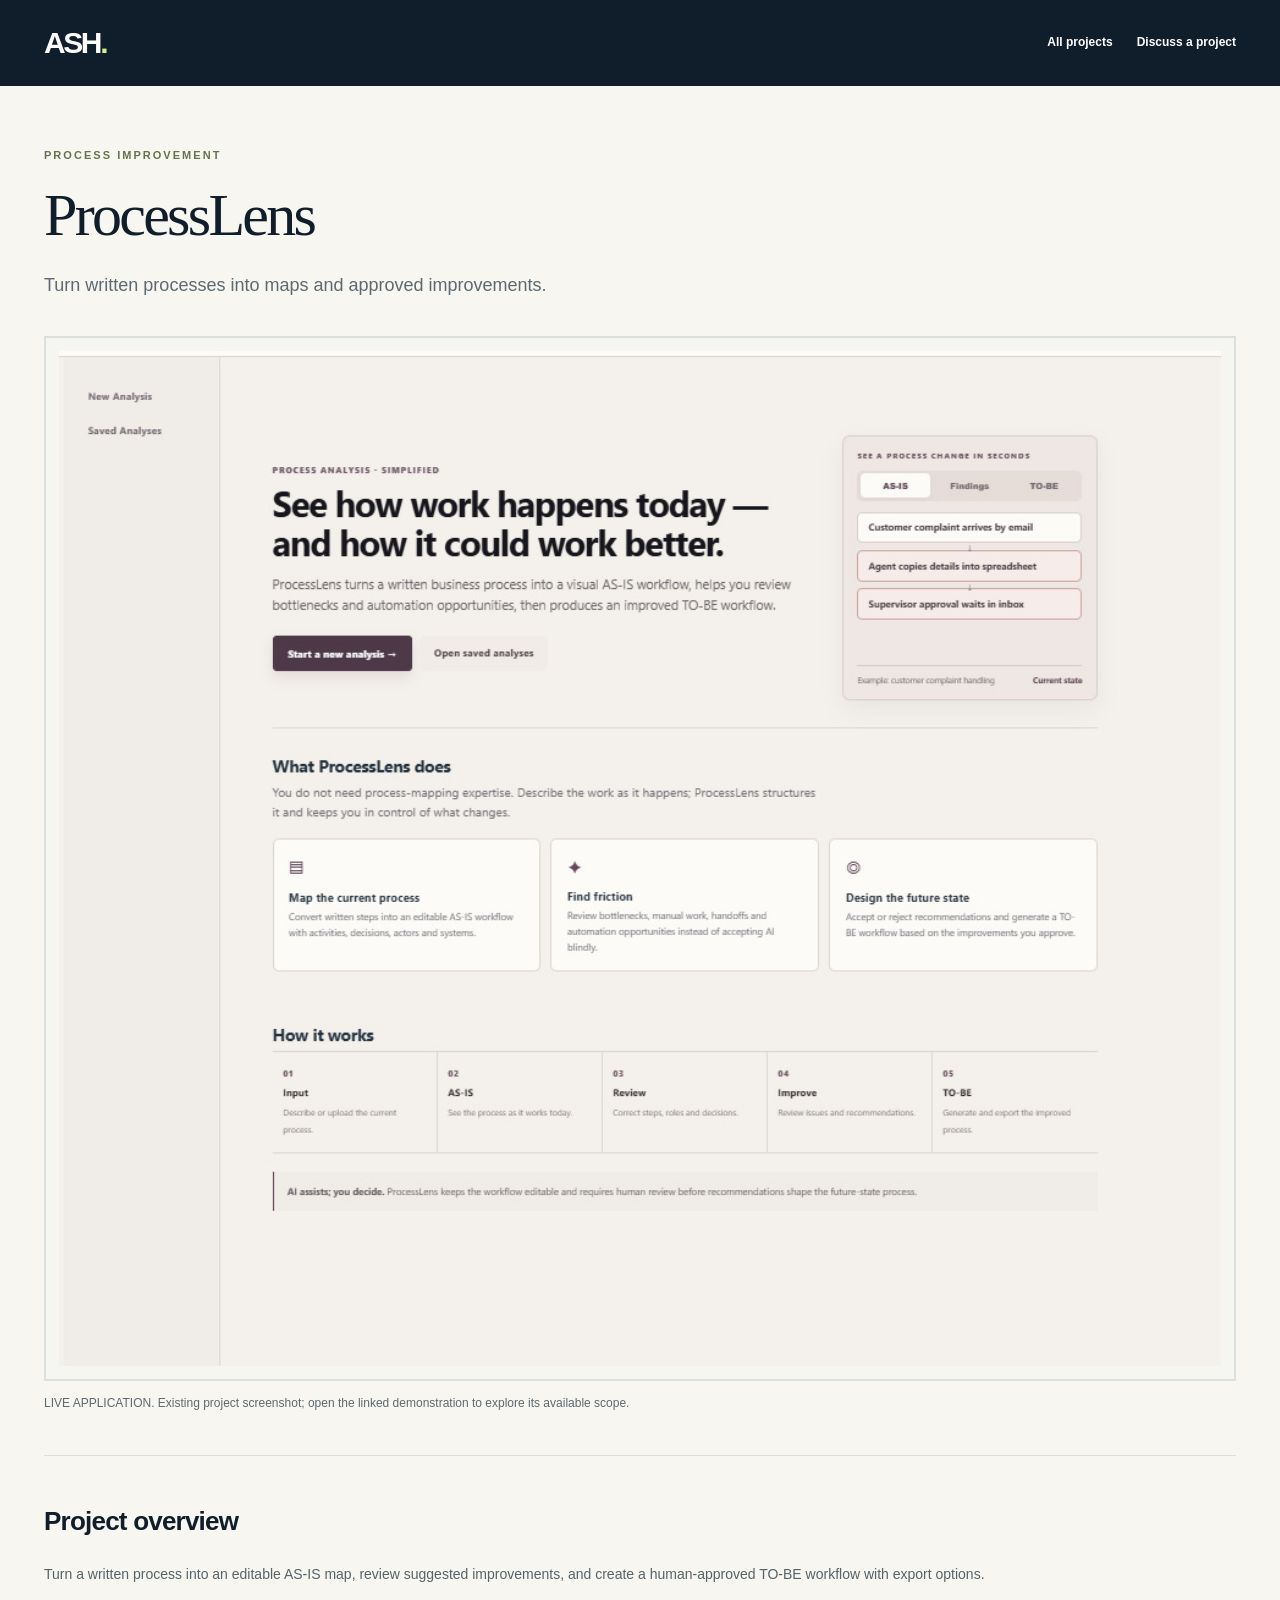
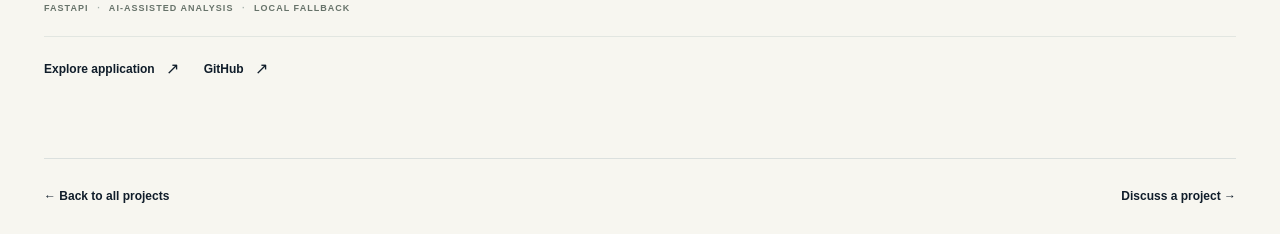
<file: projects/processlens.html>
<!doctype html>
<html lang="en"><head><meta charset="utf-8"><meta name="viewport" content="width=device-width,initial-scale=1"><meta name="theme-color" content="#101d2a"><meta name="description" content="Turn written processes into maps and approved improvements."><title>ProcessLens | Ahsan Hassan</title><link rel="icon" href="../assets/favicon.svg" type="image/svg+xml"><link rel="stylesheet" href="../styles.css"></head>
<body class="detail-page"><a class="skip-link" href="#main">Skip to content</a><header class="detail-header"><div class="container header-content"><a class="brand" href="../index.html#work" aria-label="Ahsan Hassan portfolio"><span class="brand-mark">ASH<span class="brand-period">.</span></span></a><nav aria-label="Project navigation"><a href="../index.html#work">All projects</a><a href="../index.html#contact">Discuss a project</a></nav></div></header>
<main id="main" class="container detail-content"><div class="detail-intro"><p class="section-kicker">PROCESS IMPROVEMENT</p><h1>ProcessLens</h1><p class="detail-lead">Turn written processes into maps and approved improvements.</p></div><figure class="detail-media"><a class="detail-screenshot processlens-image" href="https://processlens-rouge.vercel.app/" target="_blank" rel="noopener noreferrer" aria-label="Open ProcessLens application in new tab"><img src="../assets/processlens-overview.jpg" alt="ProcessLens application overview showing the AS-IS, findings and TO-BE workflow stages" loading="lazy"></a><figcaption>LIVE APPLICATION. Existing project screenshot; open the linked demonstration to explore its available scope.</figcaption></figure><section class="detail-section"><h2>Project overview</h2><p>Turn a written process into an editable AS-IS map, review suggested improvements, and create a human-approved TO-BE workflow with export options.</p><div class="project-stack">FASTAPI <span>·</span> AI-ASSISTED ANALYSIS <span>·</span> LOCAL FALLBACK</div><div class="project-links"><a href="https://processlens-rouge.vercel.app/" target="_blank" rel="noopener noreferrer">Explore application <span aria-hidden="true">↗</span></a><a href="https://github.com/mediads786/processlens" target="_blank" rel="noopener noreferrer">GitHub <span aria-hidden="true">↗</span></a></div></section></main><footer class="detail-footer container"><a href="../index.html#work">← Back to all projects</a><a href="../index.html#contact">Discuss a project →</a></footer></body></html>
</file>
<file: styles.css>
:root{--ink:#101d2a;--ink2:#172a38;--paper:#f7f6f0;--white:#fff;--muted:#5d6971;--line:#dbe0de;--lime:#d6ed89;--accent:#b7d86c;--cream:#ecece1;--container:1192px;--ease:cubic-bezier(.22,1,.36,1)}
*{box-sizing:border-box}html{scroll-behavior:smooth;scroll-padding-top:85px}body{margin:0;background:var(--paper);color:var(--ink);font-family:Inter,ui-sans-serif,-apple-system,BlinkMacSystemFont,"Segoe UI",Arial,sans-serif;font-size:16px;line-height:1.6;-webkit-font-smoothing:antialiased}a{color:inherit;text-decoration:none}button{font:inherit}img{max-width:100%;display:block}.container{width:min(calc(100% - 72px),var(--container));margin-inline:auto}a:focus-visible,button:focus-visible{outline:3px solid #8cae3e;outline-offset:5px}.skip-link{position:fixed;top:-100px;left:15px;background:var(--lime);color:var(--ink);padding:12px 20px;z-index:999}.skip-link:focus{top:12px}
.site-header{position:absolute;inset:0 0 auto;z-index:50;border-bottom:1px solid rgba(255,255,255,.17);color:#f5f7f3}.header-content{display:flex;align-items:center;justify-content:space-between;min-height:86px;gap:30px}.brand{display:inline-flex;align-items:center;gap:14px;flex-shrink:0}.brand-mark{font-weight:850;font-size:30px;letter-spacing:-.08em;line-height:1}.brand-period{color:var(--lime)}.brand-label{font-size:11px;font-weight:750;letter-spacing:.14em;line-height:1.3}.brand-label small{display:block;font-weight:550;font-size:9px;color:#afbbc1;letter-spacing:.18em;margin-top:3px}.nav{display:flex;align-items:center;gap:35px;font-size:12px;font-weight:650}.nav a{transition:color .2s}.nav a:hover{color:var(--lime)}.nav-linkedin{padding:9px 0 9px 20px;border-left:1px solid rgba(255,255,255,.3)}.nav-linkedin span{color:var(--lime);margin-left:5px}.menu-toggle{display:none}
.hero{background:var(--ink);color:#f7f8f3;position:relative;overflow:hidden;padding:148px 0 30px}.hero:before{content:"";position:absolute;width:770px;height:770px;background:radial-gradient(circle,rgba(90,130,133,.19),transparent 65%);top:-190px;right:-250px;pointer-events:none}.hero-grid{display:grid;grid-template-columns:1.02fr .98fr;gap:70px;align-items:center;min-height:575px}.hero-copy{position:relative;padding-bottom:8px}.eyebrow,.section-kicker{margin:0;font-size:11px;line-height:1.3;font-weight:780;letter-spacing:.185em}.eyebrow{color:var(--lime);display:flex;align-items:center;gap:12px}.status-dot{width:7px;height:7px;border-radius:50%;background:var(--lime);box-shadow:0 0 0 4px rgba(214,237,137,.12)}.eyebrow-slash{color:#697d88;font-weight:400}.hero h1{font-family:Georgia,"Times New Roman",serif;font-weight:400;font-size:clamp(42px,4.5vw,68px);line-height:1.08;letter-spacing:-.055em;margin:29px 0 27px;max-width:720px}.hero h1 em,.section h2 em,.contact-section h2 em{font-style:italic;color:var(--lime);font-weight:400}.hero-lead{color:#bfcbce;font-size:17px;line-height:1.82;max-width:522px;margin:0}.hero-actions{display:flex;gap:13px;flex-wrap:wrap;margin-top:35px}.button{display:inline-flex;align-items:center;justify-content:space-between;gap:32px;padding:15px 21px;min-height:53px;font-size:12px;line-height:1.3;font-weight:780;border:1px solid transparent;transition:transform .2s var(--ease),background .2s,color .2s}.button:hover{transform:translateY(-3px)}.button span{font-size:17px;font-weight:500}.button-primary{background:var(--lime);color:var(--ink)}.button-primary:hover{background:#ecffa8}.button-outline{border-color:rgba(255,255,255,.32);color:#fff}.button-outline:hover{border-color:var(--lime);background:rgba(255,255,255,.05)}.hero-notes{display:flex;align-items:center;gap:24px;margin-top:58px;color:#a6b5bb;font-size:11px;line-height:1.4;letter-spacing:.015em}.hero-notes strong{font-weight:800;color:#fff}.hero-notes-divider{height:18px;border-left:1px solid #4a5b65}.hero-bottom{border-top:1px solid rgba(255,255,255,.16);display:flex;justify-content:space-between;align-items:center;padding-top:23px;font-size:9px;font-weight:750;letter-spacing:.18em;color:#90a3aa}.hero-bottom span:last-child{font-size:20px;font-weight:400;line-height:1}
.hero-visual{position:relative;isolation:isolate;padding:32px 34px 25px;min-height:0;background:linear-gradient(160deg,#203749 0%,#132635 90%);border:1px solid #395061;box-shadow:19px 24px 60px rgba(0,0,0,.24);border-radius:3px;overflow:hidden}.hero-visual:before{content:"";position:absolute;inset:0;z-index:-1;background-image:linear-gradient(rgba(255,255,255,.032) 1px,transparent 1px),linear-gradient(90deg,rgba(255,255,255,.032) 1px,transparent 1px);background-size:28px 28px;mask-image:linear-gradient(90deg,transparent,black)}.visual-topline,.visual-footer{display:flex;justify-content:space-between;align-items:center;font-size:9px;letter-spacing:.11em;color:#aabdc4;font-weight:780}.visual-topline>span:first-child{display:flex;align-items:center;gap:8px}.visual-pulse{display:block;width:6px;height:6px;background:var(--lime);border-radius:50%}.visual-heading{font-size:clamp(23px,2.4vw,35px);font-weight:650;line-height:1.13;letter-spacing:-.04em;margin:29px 0 22px}.visual-heading span{color:var(--lime)}.flow-rail{display:flex;gap:5px;margin:0 0 22px}.flow-rail div{height:3px;background:#47606f;flex:1}.flow-rail .flow-rail-active{background:var(--lime)}.process-card{min-height:69px;display:flex;align-items:center;gap:17px;padding:13px 17px;background:#f5f6f1;color:var(--ink);border:1px solid #eff4f3;box-shadow:0 10px 14px rgba(0,0,0,.08)}.process-icon{width:32px;height:32px;border:1px solid #bbc4c4;display:grid;place-items:center;flex-shrink:0;font-size:10px;font-weight:800}.process-card strong{font-size:13px;display:block;line-height:1.3}.process-card small{font-size:11px;color:#647179;line-height:1.45;display:block;margin-top:3px}.process-symbol{margin-left:auto;font-size:19px;color:#677880}.process-card.result-card{background:var(--lime);border-color:var(--lime)}.result-card .process-icon{border-color:#92af56}.result-card .process-symbol{color:#24321c}.result-card small{color:#536944}.flow-connector{height:20px;display:flex;justify-content:center;align-items:center}.flow-connector span{height:14px;border-left:1px dashed #8cabb4;position:relative}.flow-connector span:after{content:"";position:absolute;bottom:-2px;left:-3px;width:5px;height:5px;transform:rotate(45deg);border-bottom:1px solid #8cabb4;border-right:1px solid #8cabb4}.visual-footer{margin-top:23px;border-top:1px solid #49606d;padding-top:17px;gap:8px;font-size:8px;letter-spacing:.12em}
.section{padding:107px 0}.section-kicker{color:#64734e}.section h2,.contact-section h2{font-family:Georgia,"Times New Roman",serif;font-size:clamp(43px,4.1vw,63px);font-weight:400;letter-spacing:-.045em;line-height:1.12;margin:20px 0 0}.section h2 em{color:#7b9653}.section-heading{display:grid;grid-template-columns:1.1fr .65fr;gap:70px;align-items:end;margin-bottom:48px}.section-heading h2{max-width:680px}.section-intro{max-width:390px;color:var(--muted);font-size:14px;line-height:1.9;margin:0 0 5px}.project-grid{display:grid;grid-template-columns:repeat(2,minmax(0,1fr));gap:24px}.project-card{background:var(--white);border:1px solid #e1e5df;min-width:0;display:flex;flex-direction:column;transition:border-color .25s,transform .25s var(--ease),box-shadow .25s}.project-card:hover{border-color:#9bab9b;transform:translateY(-4px);box-shadow:0 18px 36px rgba(16,29,42,.07)}.project-image{display:block;position:relative;aspect-ratio:1.63;background:#dfe7e7;overflow:hidden;border-bottom:1px solid #e1e5df}.project-image:before{content:"";position:absolute;inset:0;background:linear-gradient(155deg,rgba(16,29,42,.1),rgba(16,29,42,0) 45%);z-index:1;pointer-events:none}.project-image img{width:100%;height:100%;object-fit:cover;object-position:top;transition:transform .7s var(--ease)}.project-card:hover .project-image img{transform:scale(1.035)}.farmflow-image{background:#d4e1e7}.ecomm-image{background:#dfece4}.friofix-image{background:#d5e5e6}.processlens-image{background:#e5e9ef}.processlens-image img{object-fit:contain;padding:13px;background:#f5f5f2}.image-corner{position:absolute;right:0;bottom:0;background:var(--lime);color:var(--ink);z-index:2;width:40px;height:40px;display:grid;place-items:center;font-size:19px}.project-content{padding:28px 30px 29px;display:flex;flex-direction:column;flex:1}.project-meta{display:flex;flex-wrap:wrap;align-items:center;justify-content:space-between;gap:9px;color:#587052;font-size:9px;font-weight:850;letter-spacing:.14em}.project-tag{letter-spacing:.08em;font-size:8px;background:#eef1e7;padding:6px 8px;color:#556c45}.project-content h3{font-size:27px;letter-spacing:-.047em;line-height:1.19;font-weight:690;margin:18px 0 12px}.project-content p{margin:0 0 18px;font-size:13px;line-height:1.85;color:#5a6871;max-width:470px}.project-stack{font-size:9px;font-weight:770;letter-spacing:.115em;color:#67736a;line-height:1.6;margin-top:auto}.project-stack span{padding:0 5px;color:#a3afa9}.project-links{display:flex;gap:25px;flex-wrap:wrap;padding-top:21px;margin-top:20px;border-top:1px solid #e2e6e1}.project-links a,.text-link{font-size:12px;line-height:1.4;font-weight:780;display:inline-flex;gap:11px;align-items:center;transition:gap .2s,color .2s}.project-links a span,.text-link span{font-weight:400;font-size:16px}.project-links a:hover,.text-link:hover{color:#6a8647;gap:15px}.project-footnote{color:#758177;font-size:11px;line-height:1.6;margin:18px 0 0}
.services-section{background:#e9ede5}.services-layout{display:grid;grid-template-columns:.78fr 1.2fr;gap:100px}.services-header{padding-top:16px}.services-header h2{max-width:480px}.services-header>p:not(.section-kicker){max-width:410px;color:#57675d;line-height:1.85;font-size:14px;margin:25px 0 25px}.services-header .text-link{border-bottom:1px solid currentColor;padding-bottom:5px}.service-list{border-top:1px solid #abb8ae}.service-item{display:grid;grid-template-columns:1fr;gap:0;border-bottom:1px solid #abb8ae;padding:26px 1px 24px;align-items:start}.service-number{font-size:11px;font-weight:780;letter-spacing:.06em;color:#68804d;margin-top:4px}.service-item h3{font-size:19px;letter-spacing:-.025em;font-weight:720;line-height:1.4;margin:0 0 7px}.service-item p{color:#64736b;font-size:12px;line-height:1.75;margin:0;max-width:460px}.service-arrow{font-size:20px;font-weight:400;color:#67804c}
.about-section{background:#f9f9f4}.about-grid{display:grid;grid-template-columns:.64fr 1.2fr;gap:120px}.about-aside{position:relative;min-height:390px;border-right:1px solid #d8dfd5;display:flex;flex-direction:column;justify-content:space-between}.about-monogram{font-size:clamp(110px,12vw,180px);font-weight:800;letter-spacing:-.12em;line-height:.85;color:#e0e7db;margin-left:-14px}.about-monogram span{color:#98b96a}.about-aside-label{color:#829084;letter-spacing:.14em;font-size:9px;font-weight:800;margin-bottom:5px}.about-copy h2{margin:0 0 30px}.about-copy>p{font-size:15px;line-height:1.95;color:#55636a;max-width:665px;margin:0 0 18px}.about-facts{display:grid;grid-template-columns:repeat(3,1fr);gap:15px;border-top:1px solid var(--line);border-bottom:1px solid var(--line);padding:21px 0;margin-top:34px}.about-facts span{display:block;font-size:9px;letter-spacing:.12em;font-weight:820;color:#7b897d;margin-bottom:8px}.about-facts strong{font-size:12px;line-height:1.5;font-weight:750;display:block}.about-links{display:flex;gap:34px;margin-top:25px}
.contact-section{background:var(--ink2);color:#f8faf4;padding:92px 0 103px;position:relative;overflow:hidden}.contact-section:after{content:"ASH";position:absolute;font-size:min(40vw,550px);line-height:1;font-weight:800;letter-spacing:-.16em;right:-1%;bottom:-22%;color:rgba(255,255,255,.025);pointer-events:none}.contact-inner{position:relative;z-index:1}.contact-section .section-kicker{color:var(--lime)}.contact-section h2{font-size:clamp(50px,5vw,76px);margin:22px 0 24px}.contact-section h2 em{color:var(--lime)}.contact-inner>p:not(.section-kicker){max-width:520px;color:#c3cfd0;line-height:1.85;font-size:15px;margin:0 0 30px}.button-contact{background:var(--lime);color:var(--ink);min-width:180px}.button-contact:hover{background:#ecffa8}.contact-email{display:block;width:max-content;margin-top:19px;color:#bdc9cb;font-size:12px;border-bottom:1px solid #647780;padding-bottom:3px}.contact-email:hover{color:var(--lime)}.site-footer{background:#101d2a;color:#9aabb1;border-top:1px solid #374752}.footer-content{min-height:91px;display:flex;align-items:center;justify-content:space-between;gap:20px}.footer-brand{font-size:26px;font-weight:850;letter-spacing:-.09em;color:#f5f7f2}.footer-brand span{color:var(--lime)}.footer-content>span{font-size:11px}.footer-content>div{display:flex;align-items:center;gap:23px;font-size:10px;font-weight:800;letter-spacing:.07em}.footer-content>div a:hover{color:var(--lime)}
@media(max-width:1050px){.hero-grid{gap:40px;grid-template-columns:1fr 1fr}.hero h1{font-size:clamp(38px,5vw,54px)}.hero-lead{font-size:15px}.hero-visual{padding:27px 26px;min-height:auto}.services-layout{gap:50px}.about-grid{gap:70px}.nav{gap:21px}.section{padding:84px 0}}@media(max-width:760px){.container{width:min(calc(100% - 40px),var(--container))}.site-header{position:absolute}.header-content{min-height:72px}.brand-mark{font-size:26px}.menu-toggle{display:flex;flex-direction:column;align-items:center;justify-content:center;gap:5px;border:1px solid rgba(255,255,255,.4);background:transparent;width:40px;height:40px;cursor:pointer}.menu-toggle span{height:1px;width:18px;background:#fff;display:block}.nav{display:none;position:absolute;left:0;right:0;top:72px;padding:16px 20px 22px;background:#172b3a;border-bottom:1px solid #49606b;flex-direction:column;align-items:stretch;gap:0;box-shadow:0 16px 22px rgba(0,0,0,.18)}.nav.is-open{display:flex}.nav a{padding:12px 0;font-size:14px}.nav-linkedin{border-left:0;border-top:1px solid #4b5b65;margin-top:7px}.hero{padding-top:132px}.hero-grid{grid-template-columns:1fr;gap:46px}.hero h1{font-size:clamp(38px,8vw,56px)}.hero-lead{max-width:570px}.hero-notes{margin-top:32px}.hero-visual{max-width:560px;width:100%;margin-inline:auto}.hero-bottom{margin-top:45px}.section-heading{grid-template-columns:1fr;gap:22px}.section-intro{max-width:600px}.project-grid{grid-template-columns:1fr}.project-image{aspect-ratio:1.85}.services-layout{grid-template-columns:1fr;gap:35px}.services-header h2{max-width:600px}.about-grid{grid-template-columns:1fr;gap:32px}.about-aside{min-height:0;border-right:0;display:block}.about-monogram,.about-aside-label{display:none}.about-copy h2{font-size:clamp(40px,7.5vw,58px)}.about-facts{gap:10px}.footer-content{flex-wrap:wrap;padding-block:23px}.footer-content>div{width:100%;gap:23px}}@media(max-width:470px){.container{width:calc(100% - 34px)}.hero{padding-top:113px}.brand-label{font-size:9px}.brand-label small{font-size:8px}.hero h1{font-size:clamp(34px,9.5vw,44px);margin:24px 0}.hero-lead{font-size:14px}.hero-actions{gap:10px}.hero-actions .button{width:100%}.hero-notes{align-items:flex-start;gap:13px;font-size:10px}.hero-notes-divider{height:27px}.hero-visual{padding:23px 18px}.visual-heading{margin-top:26px}.visual-footer{font-size:7px}.section{padding:68px 0}.section h2{font-size:clamp(39px,10vw,48px)}.section-heading{margin-bottom:30px}.project-grid{gap:20px}.project-image{aspect-ratio:1.45}.project-content{padding:24px 20px}.project-content h3{font-size:25px}.project-tag{font-size:7px}.project-links{gap:17px}.service-item{grid-template-columns:1fr;gap:0;padding-block:24px}.service-item h3{font-size:17px}.about-facts{grid-template-columns:1fr;gap:17px}.about-facts span{margin-bottom:2px}.about-links{gap:24px}.contact-section{padding:76px 0}.contact-section h2{font-size:clamp(43px,10vw,57px)}.footer-content>div{gap:15px;font-size:9px}}@media(prefers-reduced-motion:reduce){html{scroll-behavior:auto}*,*:before,*:after{animation-duration:.01ms!important;transition-duration:.01ms!important}}

.hero-visual .process-icon{font-size:15px}.hero-visual .process-card small{max-width:330px}
.case-section{background:#fff}.case-grid{display:grid;grid-template-columns:repeat(3,minmax(0,1fr));gap:48px;margin-top:44px;border-top:1px solid var(--line);padding-top:34px}.case-grid h3{font-size:11px;letter-spacing:.16em;text-transform:uppercase;color:#64734e;margin:0 0 12px;font-weight:820}.case-grid p{font-size:15px;line-height:1.85;color:#55636a;margin:0}.case-link{margin-top:38px;border-bottom:1px solid currentColor;padding-bottom:5px}
.steps{margin:0 0 28px;padding:0;list-style:none;counter-reset:s;max-width:410px}.steps li{counter-increment:s;position:relative;padding:14px 0 14px 34px;border-top:1px solid #b9c5bb;font-size:13px;line-height:1.7;color:#57675d}.steps li:last-child{border-bottom:1px solid #b9c5bb}.steps li:before{content:counter(s);position:absolute;left:0;top:14px;font-size:12px;font-weight:800;color:#68804d}.steps strong{display:block;color:var(--ink);font-size:14px}
.about-photo{width:min(100%,300px);aspect-ratio:5/6;object-fit:cover;margin-top:26px}.about-aside:has(.about-photo) .about-monogram{display:none}
@media(max-width:760px){.case-grid{grid-template-columns:1fr;gap:28px}.about-photo{width:min(100%,240px)}}


.hero-visual .process-card{margin-bottom:10px}.hero-visual .process-card.result-card{margin-bottom:0}

.order-gateway-card{grid-column:1/-1;display:grid;grid-template-columns:minmax(0,1fr) minmax(0,1fr)}
.automation-gallery{display:grid;grid-template-columns:repeat(2,minmax(0,1fr));gap:24px}.automation-gallery figure{min-width:0}.automation-image{display:flex;align-items:center;justify-content:center;aspect-ratio:2.8;background:#fff;border:1px solid rgba(16,29,42,.12);border-radius:12px;overflow:hidden}.automation-image img{width:100%;height:100%;object-fit:contain}.automation-image:hover{border-color:#9bab9b}
@media(max-width:760px){.automation-gallery{grid-template-columns:1fr}}
.order-gateway-image{aspect-ratio:auto;min-height:100%;background:#f7f6f0;border-bottom:0;border-right:1px solid #e1e5df;display:flex;align-items:center;justify-content:center;padding-bottom:36px}
.order-gateway-image:before{display:none}.order-gateway-image img{height:auto;object-fit:contain;object-position:center}.order-gateway-card:hover .order-gateway-image img{transform:none}
.order-gateway-card .project-content{padding:32px}.order-gateway-card .project-content h3{max-width:460px}.order-gateway-card .project-content>p{max-width:none}
.project-evidence{list-style:none;margin:0 0 20px;padding:0;border-top:1px solid var(--line)}.project-evidence li{position:relative;padding:12px 0 12px 20px;border-bottom:1px solid var(--line);font-size:12px;line-height:1.7;color:#5a6871}.project-evidence li:before{content:"✓";position:absolute;left:0;top:12px;color:#59783c;font-weight:800}.project-evidence strong{color:var(--ink);font-weight:750}
.order-gateway-card .project-content .project-scope{font-size:11px;line-height:1.75;color:#64716b;margin-bottom:20px}
.evidence-image-caption{position:absolute;bottom:0;left:0;right:40px;padding:9px 14px;border-top:1px solid var(--line);font-size:10px;font-weight:750;line-height:1.7;background:#eef1e7;color:#556c45}
.order-gateway-evidence{grid-column:1/-1;display:grid;grid-template-columns:repeat(2,minmax(0,1fr));gap:24px;padding:28px 32px;border-top:1px solid var(--line);background:#f9faf5}.order-gateway-evidence figure{margin:0;min-width:0}.evidence-link{display:block;border:1px solid var(--line);background:#f7f6f0}.evidence-link img{width:100%;height:auto}.order-gateway-evidence figcaption{margin-top:12px;font-size:11px;line-height:1.75;color:#64716b}.order-gateway-evidence figcaption strong{color:var(--ink);font-weight:750}
@media(max-width:1050px){.order-gateway-card .project-content{padding:26px}.order-gateway-card .project-content h3{font-size:25px}}
@media(max-width:760px){.order-gateway-card{grid-template-columns:1fr}.order-gateway-image{min-height:0;aspect-ratio:2140/1300;border-right:0;border-bottom:1px solid #e1e5df}.order-gateway-image img{width:100%;height:100%}.order-gateway-card .project-content{padding:26px}.order-gateway-evidence{grid-template-columns:1fr;padding:26px}}
@media(max-width:470px){.order-gateway-card .project-content{padding:24px 20px}.order-gateway-evidence{padding:24px 20px}.evidence-image-caption{font-size:9px}}

[hidden]{display:none!important}.project-filters{display:flex;flex-wrap:wrap;gap:10px;margin:0 0 12px}.project-filters button{border:1px solid #bcc8b7;background:transparent;color:var(--ink);padding:10px 14px;font-size:12px;font-weight:700;line-height:1.45;cursor:pointer}.project-filters button[aria-pressed="true"]{background:var(--lime);border-color:#a5bd74}.project-filters button:hover{border-color:#6a8647}.filter-result{margin:0 0 24px;color:var(--muted);font-size:12px}.gateway-feature{border-top:3px solid #a5bd74}.gateway-image{background:var(--paper)}.gateway-image img{object-fit:contain;object-position:center;padding:10px}.project-content .related-project{font-size:11px;line-height:1.6;margin:17px 0 0;padding-top:13px;border-top:1px solid var(--line)}.related-project a{text-decoration:underline;text-underline-offset:3px}.project-content h3{min-height:2.38em}.detail-header{background:var(--ink);color:#fff}.detail-header nav{display:flex;flex-wrap:wrap;gap:24px;font-size:12px;font-weight:700}.detail-content{padding-top:62px;padding-bottom:40px}.detail-intro{max-width:850px;margin-bottom:34px}.detail-intro h1{font-family:Georgia,"Times New Roman",serif;font-size:clamp(36px,5vw,60px);font-weight:400;letter-spacing:-.045em;line-height:1.12;margin:20px 0}.detail-lead{font-size:18px;line-height:1.8;color:var(--muted)}.detail-media{margin:0 0 40px}.detail-media img{width:100%;border:1px solid var(--line)}.detail-media figcaption{font-size:12px;color:var(--muted);margin-top:12px;line-height:1.8}.detail-section{margin:38px 0;padding-top:28px;border-top:1px solid var(--line)}.detail-section h2,.related-case h2{font-size:26px;line-height:1.3;letter-spacing:-.03em}.detail-section p,.related-case p{max-width:950px;color:#55636a;font-size:14px;line-height:1.9}.architecture-path{padding:20px;background:#eef1e7;border:1px solid var(--line);font-size:14px;line-height:2;font-weight:650}.detail-section video{width:100%;display:block;background:var(--ink);border:1px solid var(--line)}.media-links{display:flex;flex-wrap:wrap;gap:24px}.media-links a{font-weight:750;text-decoration:underline;text-underline-offset:4px}.detail-section .project-evidence li{font-size:14px;padding:15px 0 15px 22px}.related-case{background:#e9ede5;padding:28px;margin-top:45px}.detail-footer{display:flex;justify-content:space-between;gap:20px;padding-block:28px;font-size:12px;font-weight:700;border-top:1px solid var(--line)}
@media(max-width:760px){.detail-header .header-content{flex-wrap:wrap;padding-block:16px;gap:15px}.detail-header nav{gap:14px}.detail-content{padding-top:38px}.detail-lead{font-size:16px}.detail-section h2,.related-case h2{font-size:23px}.related-case{padding:22px}.project-content h3{min-height:0}}
@media(max-width:470px){.project-filters button{width:100%;text-align:left}.detail-header nav{font-size:11px}.detail-footer{flex-wrap:wrap}}
.detail-page .project-content h2{font-size:27px;letter-spacing:-.047em;line-height:1.19;font-weight:690;margin:18px 0 12px}

/* Keep the homepage gallery light; full project information lives on detail pages. */
.work-section .project-grid{column-gap:36px;row-gap:56px;align-items:stretch;grid-auto-rows:1fr}
.work-section .project-grid>.project-card{border-width:1px;border-color:#dfe4dc;box-shadow:none}
.work-section .project-grid>.gateway-feature{border-top-color:#a5bd74}
.work-section .project-grid .project-image{aspect-ratio:2.6;flex:none;min-height:0}
.work-section .project-grid .project-image img{object-fit:cover;object-position:top;padding:0}
.work-section .project-grid .project-image img.project-preview-workflow{object-fit:contain;object-position:center}
.work-section .project-grid .project-content{padding:28px;min-height:246px}
.work-section .project-grid .project-content h3{margin:14px 0 10px;min-height:2.38em}
.work-section .project-grid .project-content>p{font-size:13px;line-height:1.75;margin:0;max-width:none;min-height:3.5em}
.work-section .project-grid .project-links{margin-top:auto;padding-top:22px;border-top:0}
.work-section .project-filters{margin-bottom:16px;gap:12px}
.work-section .filter-result{margin-bottom:44px}
.automation-examples-link{margin:44px 0 0}
.detail-screenshot{display:block;border:1px solid var(--line);background:var(--paper)}.detail-screenshot img{width:100%;height:auto}
@media(max-width:1050px){.work-section .project-grid{column-gap:32px;row-gap:48px}.work-section .project-grid .project-content{padding:24px}}
@media(max-width:900px){.work-section .project-grid{grid-template-columns:1fr;row-gap:40px;grid-auto-rows:auto}.work-section .project-grid .project-content{min-height:230px}.work-section .project-grid .project-content h3{min-height:2.38em}.work-section .filter-result{margin-bottom:36px}}
@media(max-width:470px){.work-section .project-grid{row-gap:36px}.work-section .project-grid .project-content{padding:24px;min-height:230px}.work-section .project-filters{gap:10px}.work-section .filter-result{margin-bottom:32px}}
</file>
